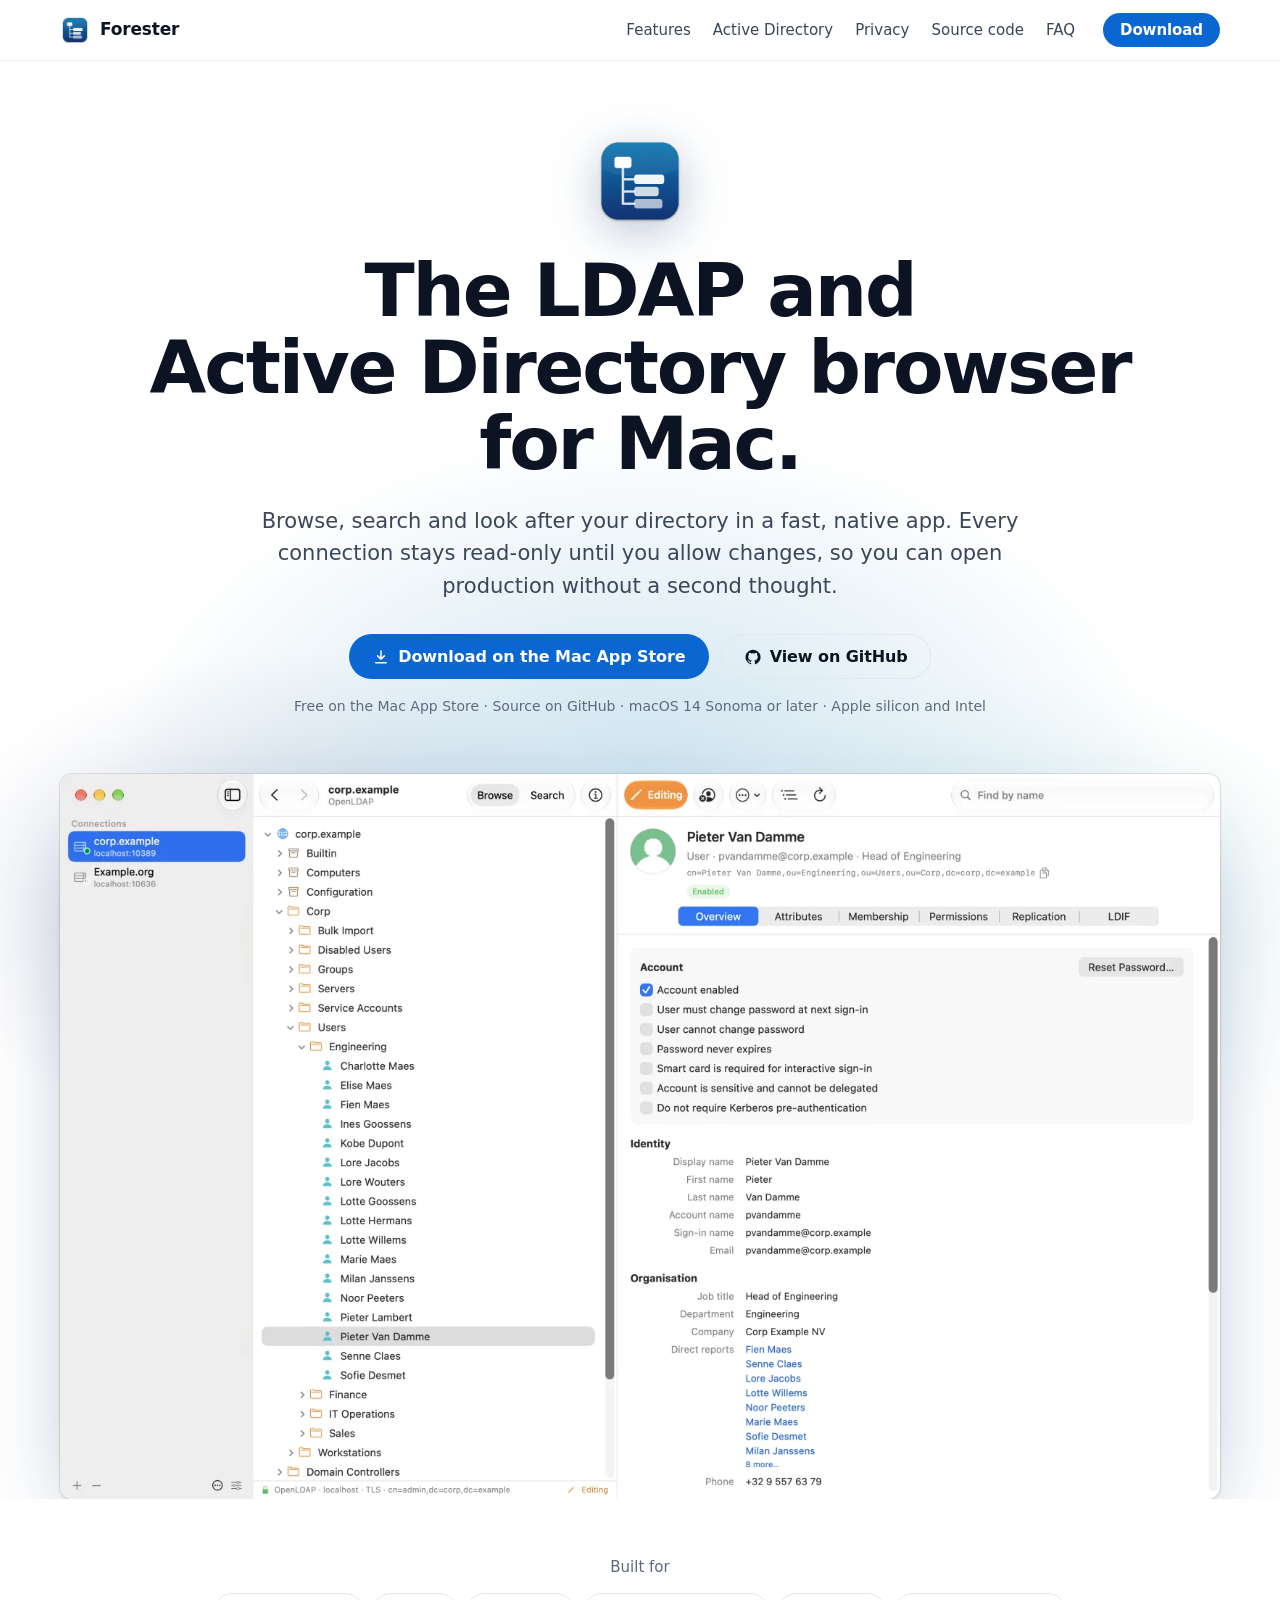
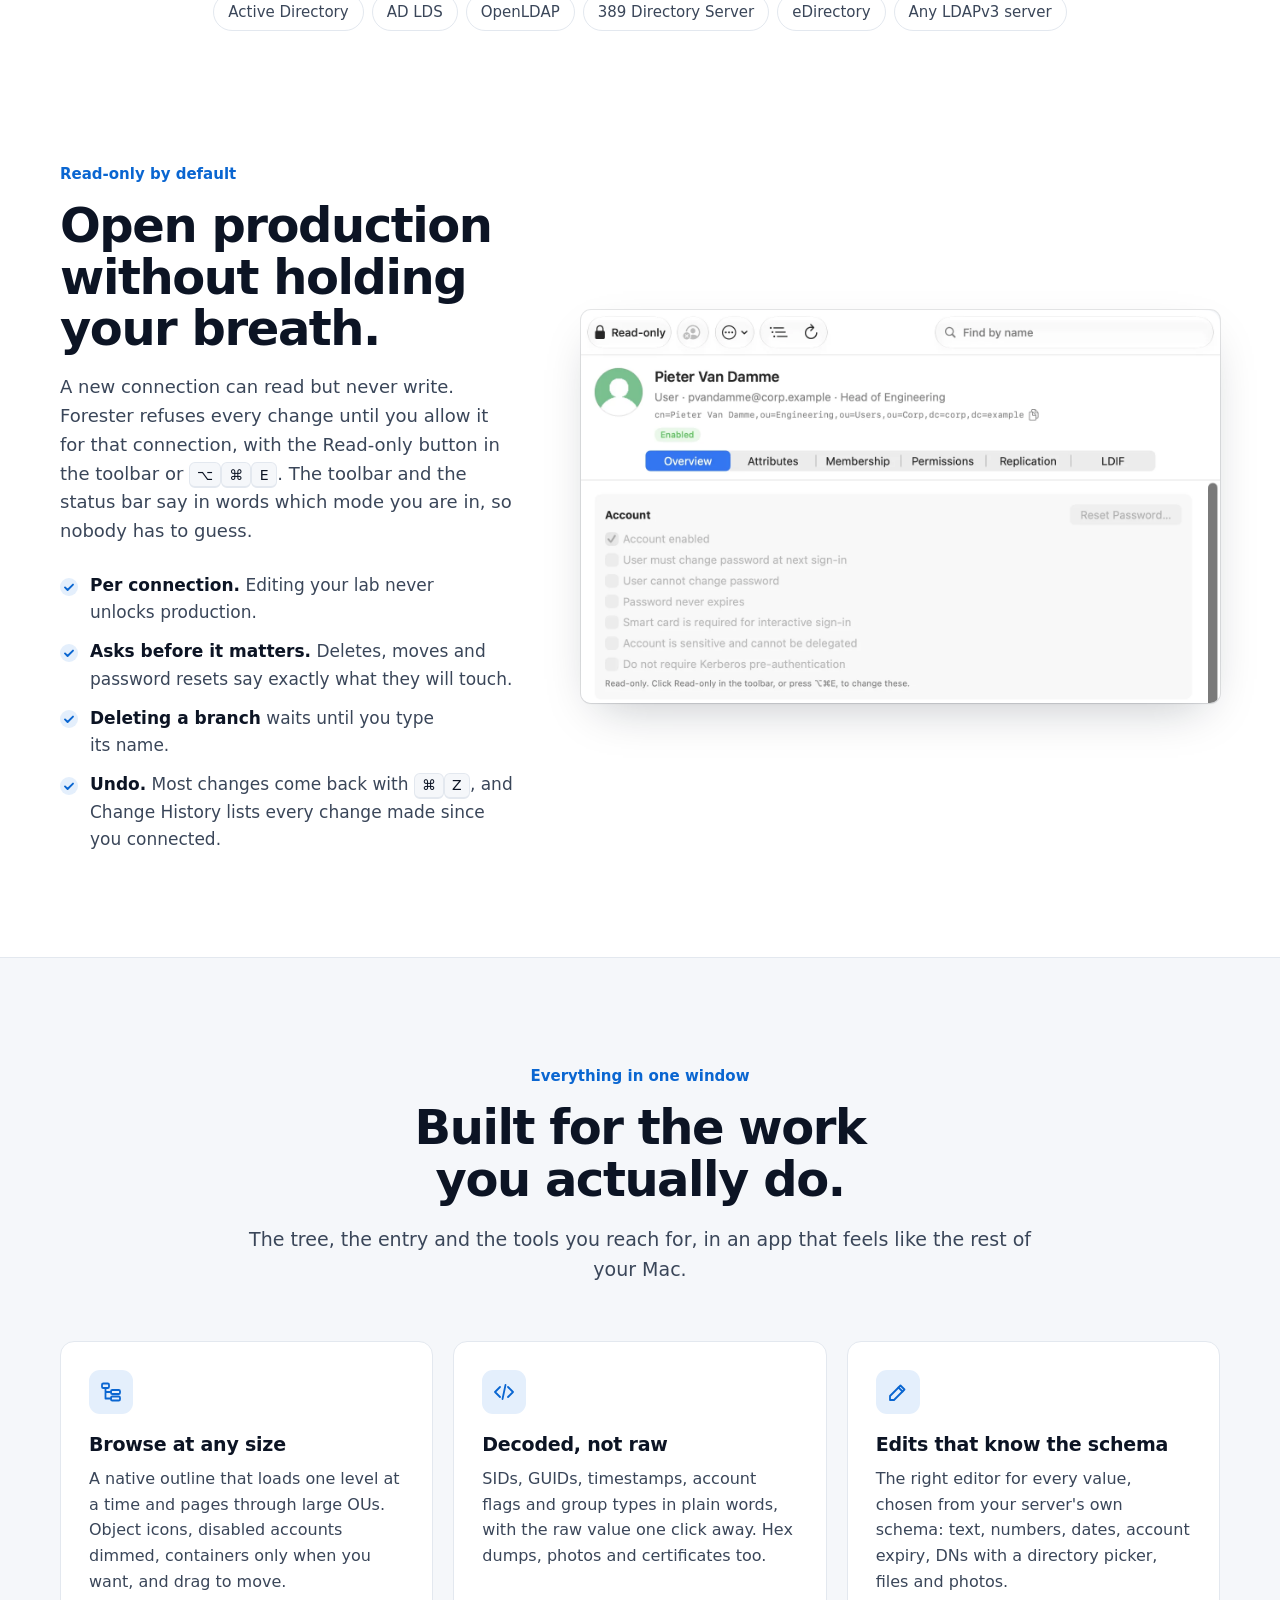
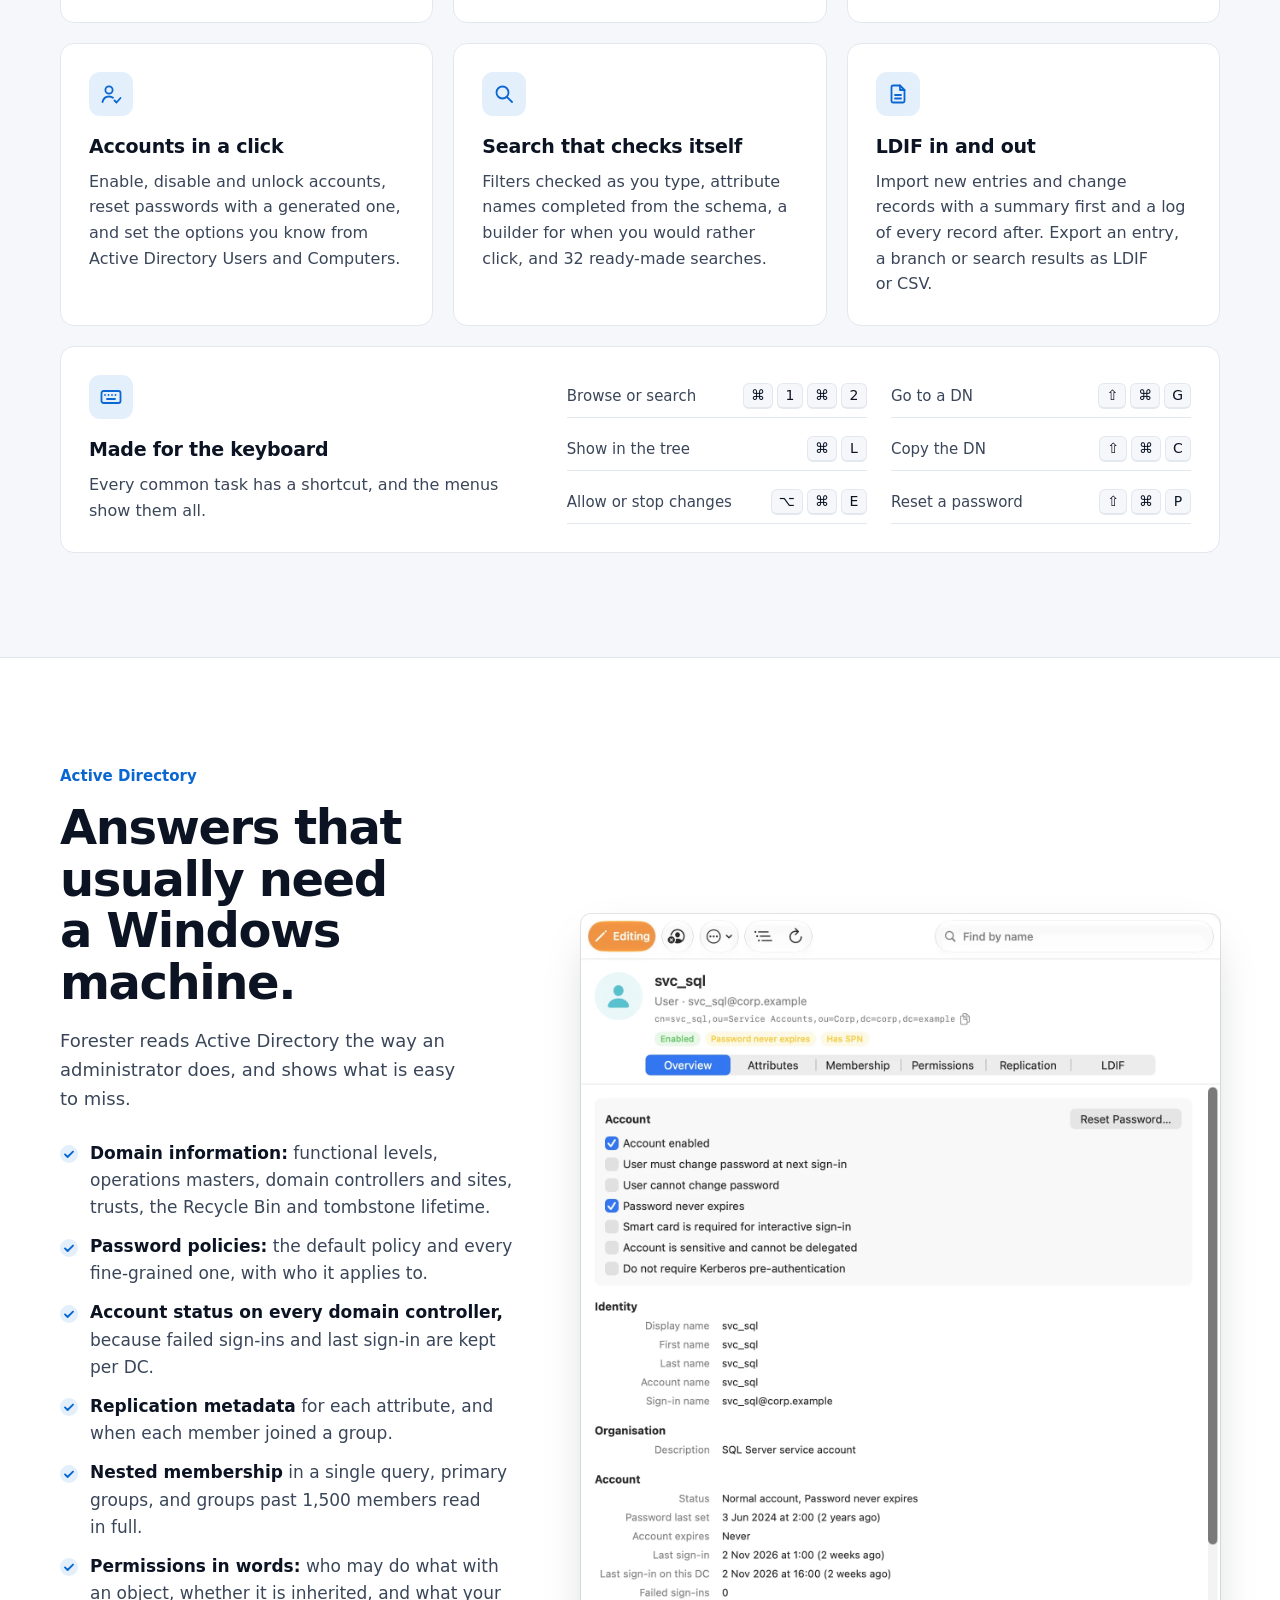
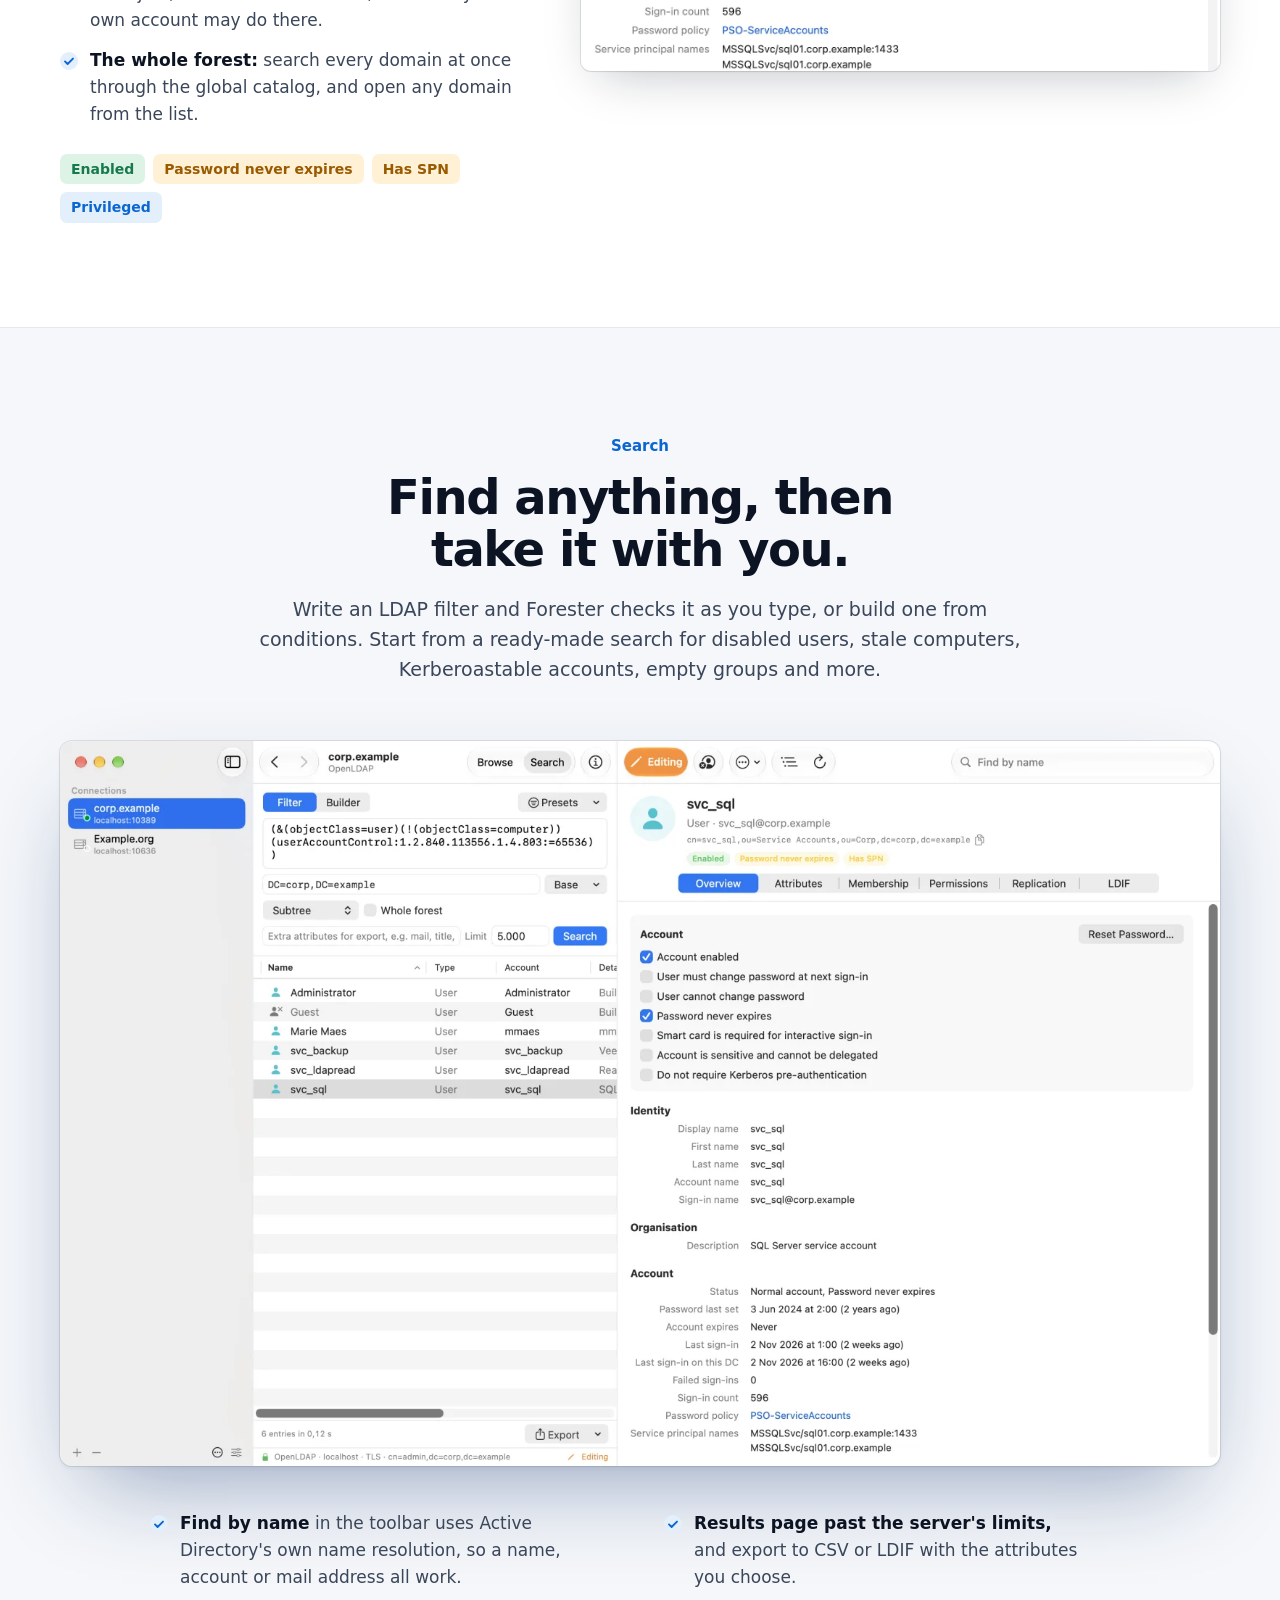
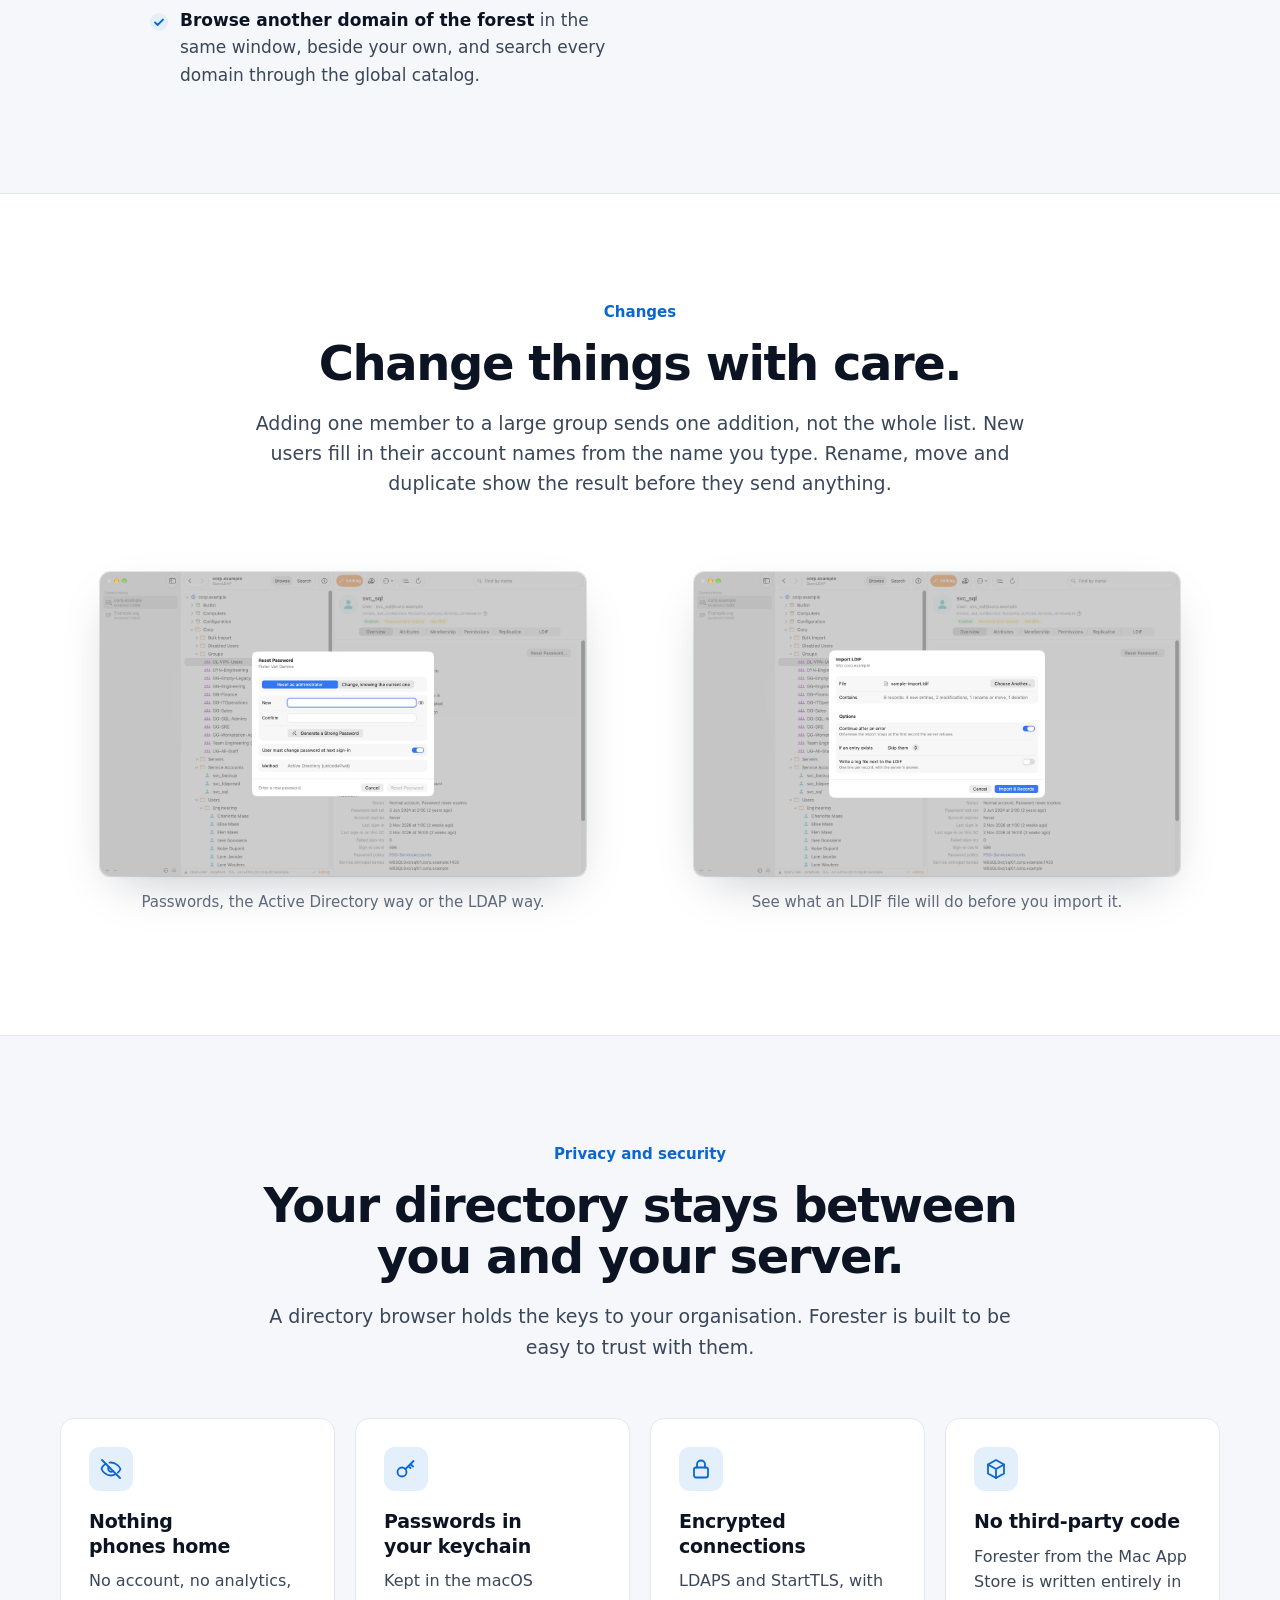
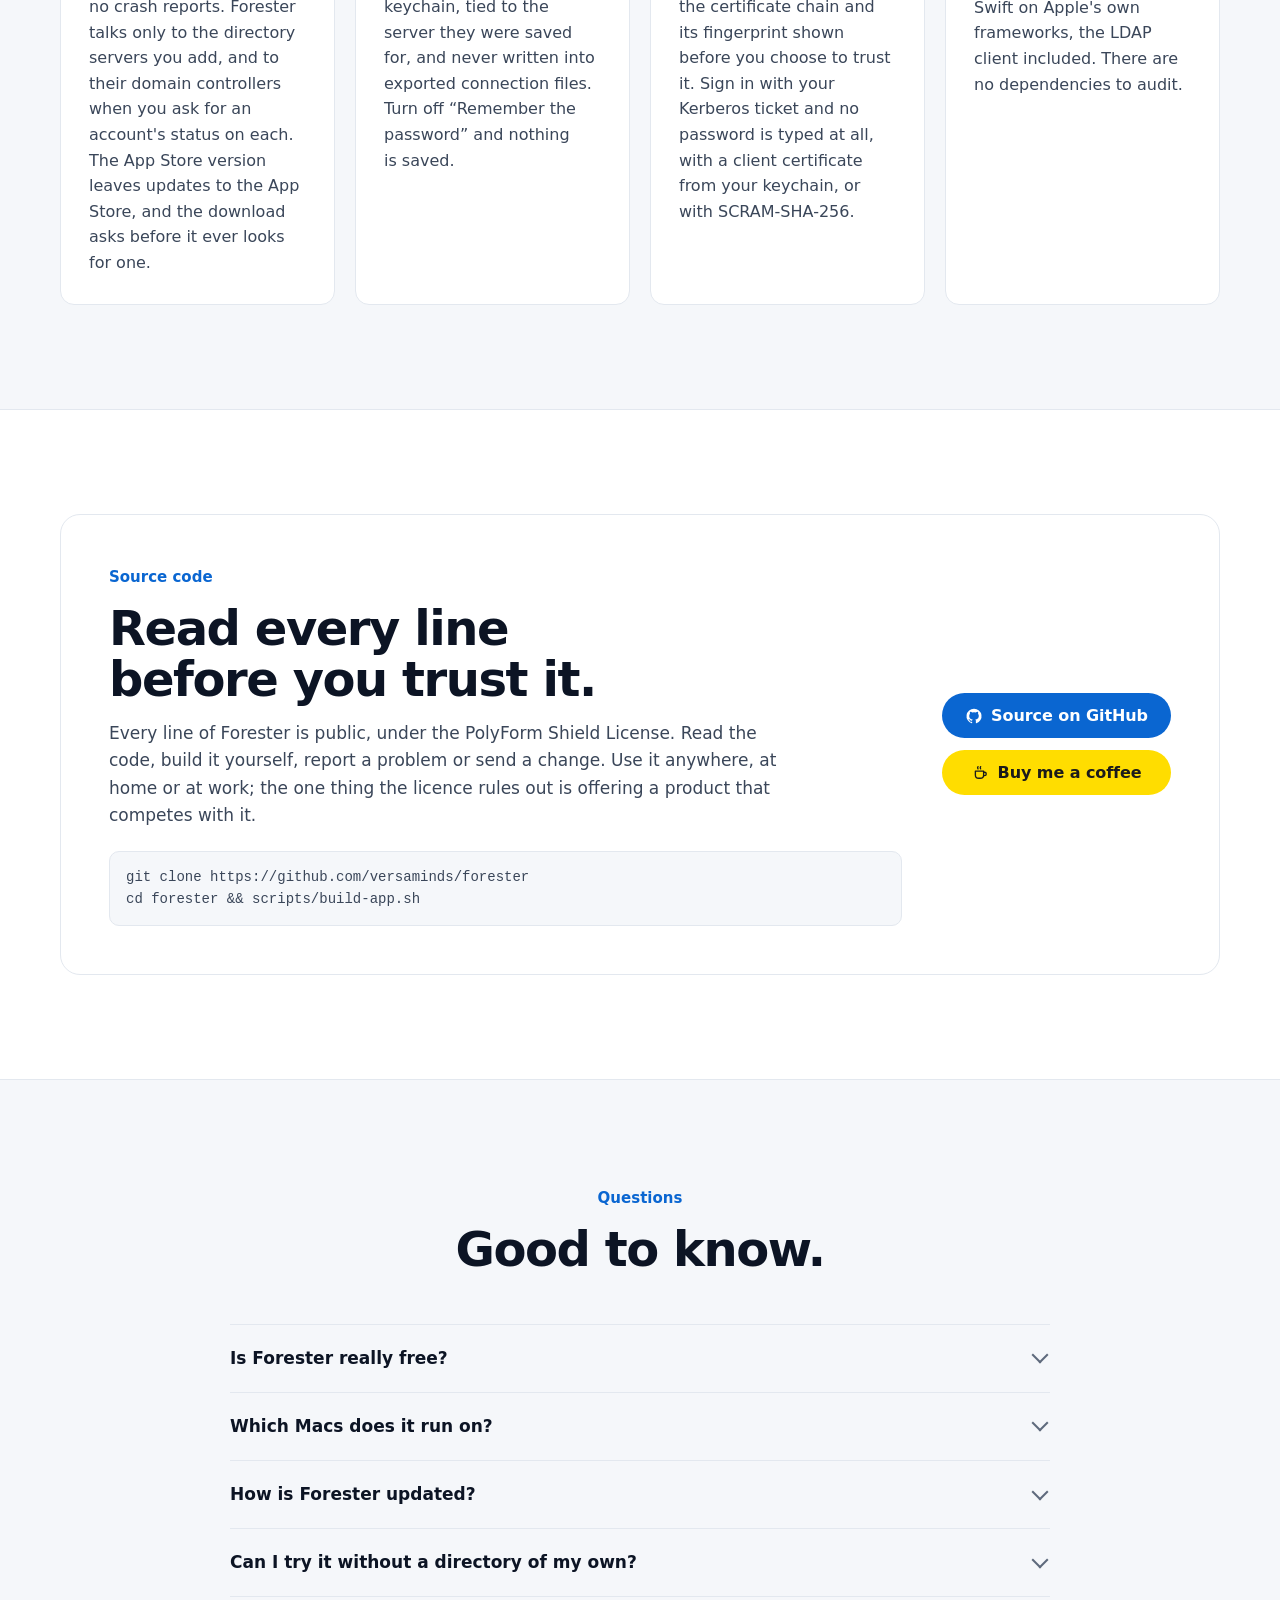
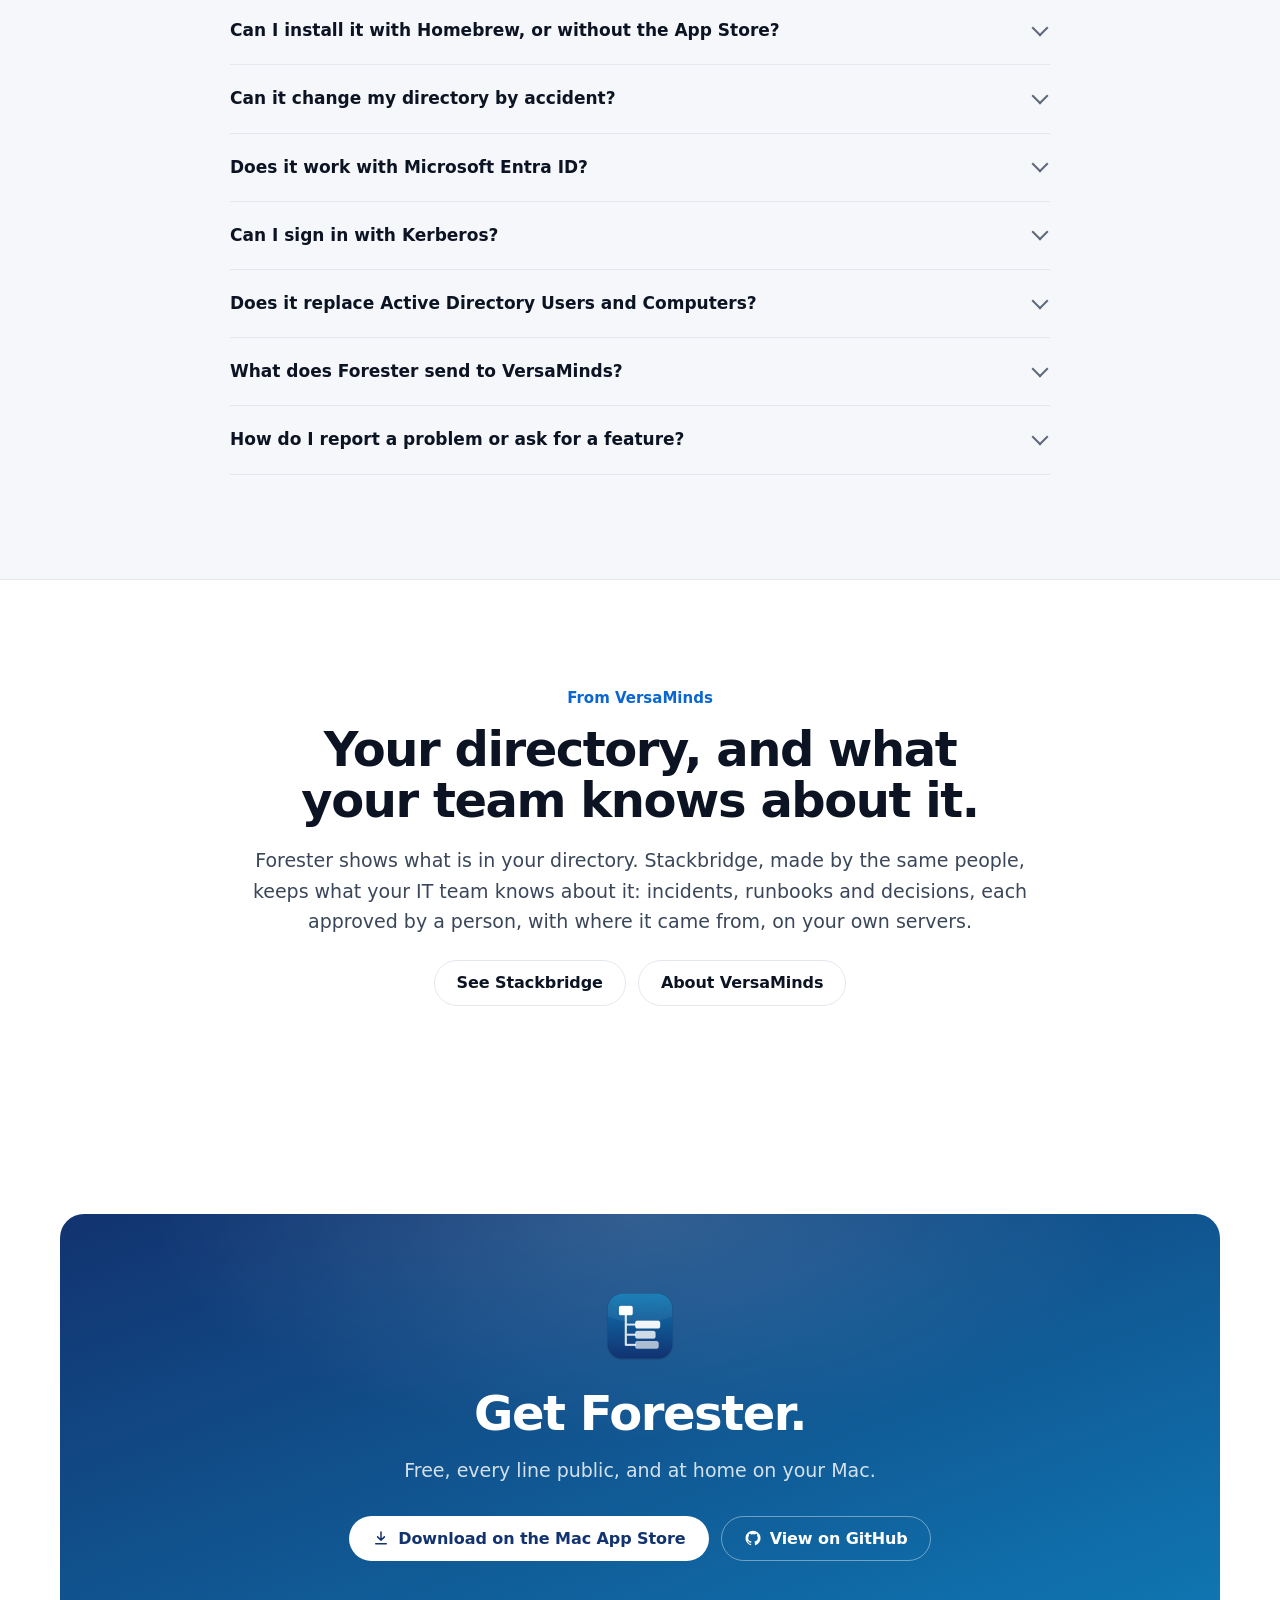
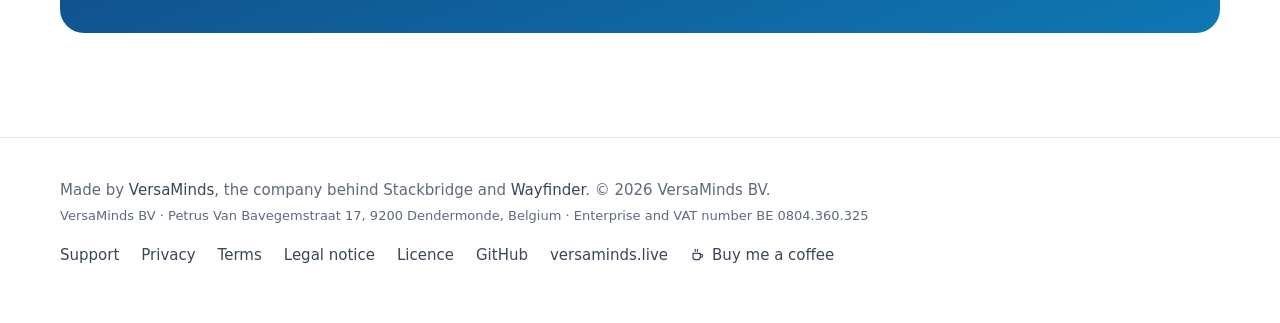
<file: site/index.html>
<!doctype html>
<!-- SPDX-License-Identifier: LicenseRef-PolyForm-Shield-1.0.0 · Copyright © 2026 VersaMinds -->
<html lang="en">
<head>
<meta charset="utf-8">
<meta name="viewport" content="width=device-width, initial-scale=1">
<title>Forester: the LDAP and Active Directory browser for Mac</title>
<meta name="description" content="Browse, search and administer Active Directory and LDAP directories in a native Mac app that stays read-only until you allow changes. Free, with its source code public, by VersaMinds.">
<meta name="theme-color" content="#ffffff" media="(prefers-color-scheme: light)">
<meta name="theme-color" content="#0a0e15" media="(prefers-color-scheme: dark)">
<link rel="canonical" href="https://forester.versaminds.live/">
<link rel="icon" type="image/png" sizes="64x64" href="img/favicon-64.png">
<link rel="apple-touch-icon" href="img/apple-touch-icon.png">
<meta property="og:type" content="website">
<meta property="og:site_name" content="Forester">
<meta property="og:title" content="Forester: the LDAP and Active Directory browser for Mac">
<meta property="og:description" content="Browse, search and administer your directory in a native Mac app. Read-only until you allow changes. Free, with its source code public.">
<meta property="og:url" content="https://forester.versaminds.live/">
<meta property="og:image" content="https://forester.versaminds.live/img/og.jpg">
<meta property="og:image:width" content="1200">
<meta property="og:image:height" content="630">
<meta name="twitter:card" content="summary_large_image">
<link rel="stylesheet" href="styles.css">
</head>
<body>
<a class="skip" href="#main">Skip to content</a>

<svg class="sprite" aria-hidden="true" focusable="false">
  <defs>
    <symbol id="i-download" viewBox="0 0 24 24"><path d="M12 4v11m0 0l-4.5-4.5M12 15l4.5-4.5M5 19.5h14" fill="none" stroke="currentColor" stroke-width="2" stroke-linecap="round" stroke-linejoin="round"/></symbol>
    <symbol id="i-github" viewBox="0 0 24 24"><path fill="currentColor" d="M12 2.2a10 10 0 00-3.16 19.49c.5.09.68-.22.68-.48v-1.7c-2.78.6-3.37-1.34-3.37-1.34-.45-1.16-1.11-1.47-1.11-1.47-.91-.62.07-.61.07-.61 1 .07 1.53 1.03 1.53 1.03.9 1.53 2.34 1.09 2.91.83.09-.65.35-1.09.63-1.34-2.22-.25-4.55-1.11-4.55-4.94 0-1.09.39-1.98 1.03-2.68-.1-.25-.45-1.27.1-2.64 0 0 .84-.27 2.75 1.02a9.5 9.5 0 015 0c1.91-1.29 2.75-1.02 2.75-1.02.55 1.37.2 2.39.1 2.64.64.7 1.03 1.59 1.03 2.68 0 3.84-2.34 4.69-4.57 4.93.36.31.68.92.68 1.86v2.76c0 .27.18.58.69.48A10 10 0 0012 2.2z"/></symbol>
    <symbol id="i-tree" viewBox="0 0 24 24"><g fill="none" stroke="currentColor" stroke-width="1.8" stroke-linecap="round" stroke-linejoin="round"><rect x="3" y="3.5" width="7" height="4.5" rx="1.3"/><rect x="12" y="10" width="9" height="4" rx="1.3"/><rect x="12" y="16.5" width="9" height="4" rx="1.3"/><path d="M6.5 8v10.5H12M6.5 12H12"/></g></symbol>
    <symbol id="i-decode" viewBox="0 0 24 24"><g fill="none" stroke="currentColor" stroke-width="1.8" stroke-linecap="round" stroke-linejoin="round"><path d="M8 7l-5 5 5 5M16 7l5 5-5 5"/><path d="M13.5 5l-3 14"/></g></symbol>
    <symbol id="i-edit" viewBox="0 0 24 24"><g fill="none" stroke="currentColor" stroke-width="1.8" stroke-linecap="round" stroke-linejoin="round"><path d="M14.5 5.5l4 4L8 20H4v-4L14.5 5.5z"/><path d="M12.5 7.5l4 4"/></g></symbol>
    <symbol id="i-person" viewBox="0 0 24 24"><g fill="none" stroke="currentColor" stroke-width="1.8" stroke-linecap="round" stroke-linejoin="round"><circle cx="10" cy="8" r="3.6"/><path d="M3.5 20c.8-3.6 3.4-5.5 6.5-5.5 1.5 0 2.9.4 4 1.3"/><path d="M15.5 18.5l2 2 4-4.5"/></g></symbol>
    <symbol id="i-search" viewBox="0 0 24 24"><g fill="none" stroke="currentColor" stroke-width="1.8" stroke-linecap="round" stroke-linejoin="round"><circle cx="10.5" cy="10.5" r="6"/><path d="M15 15l5 5"/></g></symbol>
    <symbol id="i-file" viewBox="0 0 24 24"><g fill="none" stroke="currentColor" stroke-width="1.8" stroke-linecap="round" stroke-linejoin="round"><path d="M14 3.5H7A1.5 1.5 0 005.5 5v14A1.5 1.5 0 007 20.5h10a1.5 1.5 0 001.5-1.5V8L14 3.5z"/><path d="M14 3.5V8h4.5M9 13h6M9 16.5h6"/></g></symbol>
    <symbol id="i-lock" viewBox="0 0 24 24"><g fill="none" stroke="currentColor" stroke-width="1.8" stroke-linecap="round" stroke-linejoin="round"><rect x="5" y="10.5" width="14" height="10" rx="2"/><path d="M8 10.5V7.5a4 4 0 018 0v3"/></g></symbol>
    <symbol id="i-key" viewBox="0 0 24 24"><g fill="none" stroke="currentColor" stroke-width="1.8" stroke-linecap="round" stroke-linejoin="round"><circle cx="8" cy="15" r="4.5"/><path d="M11.5 12l8-8M16.5 7l2.5 2.5M14.5 9l2 2"/></g></symbol>
    <symbol id="i-shield" viewBox="0 0 24 24"><g fill="none" stroke="currentColor" stroke-width="1.8" stroke-linecap="round" stroke-linejoin="round"><path d="M12 3l7.5 3v5.5c0 4.6-3.2 8.2-7.5 9.5-4.3-1.3-7.5-4.9-7.5-9.5V6L12 3z"/><path d="M9 12l2.2 2.2L15.5 10"/></g></symbol>
    <symbol id="i-eye-off" viewBox="0 0 24 24"><g fill="none" stroke="currentColor" stroke-width="1.8" stroke-linecap="round" stroke-linejoin="round"><path d="M3 3l18 18"/><path d="M10.6 5.6A10 10 0 0112 5.5c5 0 8.5 4.2 9.5 6.5-.4 1-1.3 2.4-2.6 3.7M6.6 6.7C4.6 8 3.1 10 2.5 12c1 2.3 4.5 6.5 9.5 6.5 1.7 0 3.2-.5 4.5-1.2"/><path d="M9.9 9.9a3 3 0 004.2 4.2"/></g></symbol>
    <symbol id="i-cube" viewBox="0 0 24 24"><g fill="none" stroke="currentColor" stroke-width="1.8" stroke-linecap="round" stroke-linejoin="round"><path d="M12 3l8 4.5v9L12 21l-8-4.5v-9L12 3z"/><path d="M4 7.5l8 4.5 8-4.5M12 12v9"/></g></symbol>
    <symbol id="i-coffee" viewBox="0 0 24 24"><g fill="none" stroke="currentColor" stroke-width="1.8" stroke-linecap="round" stroke-linejoin="round"><path d="M4.5 9.5h11v5a4.5 4.5 0 01-4.5 4.5h-2a4.5 4.5 0 01-4.5-4.5v-5z"/><path d="M15.5 11h1.25a2.25 2.25 0 010 4.5H15.5"/><path d="M8 3.5c-.7.9-.7 2 0 3M11.5 3.5c-.7.9-.7 2 0 3"/></g></symbol>
    <symbol id="i-keyboard" viewBox="0 0 24 24"><g fill="none" stroke="currentColor" stroke-width="1.8" stroke-linecap="round" stroke-linejoin="round"><rect x="2.5" y="6" width="19" height="12" rx="2"/><path d="M6 10h.01M9.5 10h.01M13 10h.01M16.5 10h.01M8 14h8"/></g></symbol>
  </defs>
</svg>

<header class="site-header">
  <div class="wrap">
    <a class="brand" href="#top" aria-label="Forester home"><img src="img/icon-64.png" alt="" width="30" height="30">Forester</a>
    <nav class="nav" aria-label="Sections">
      <a href="#features">Features</a>
      <a href="#active-directory">Active Directory</a>
      <a href="#privacy">Privacy</a>
      <a href="#source-code">Source code</a>
      <a href="#faq">FAQ</a>
    </nav>
    <a class="btn btn-primary" href="/app-store">Download</a>
  </div>
</header>

<main id="main">

<div class="hero" id="top">
  <div class="wrap">
    <img class="hero-icon" src="img/icon-256.png" alt="" width="96" height="96">
    <h1>The LDAP and <span class="nowrap">Active Directory</span> browser for Mac.</h1>
    <p class="lede">Browse, search and look after your directory in a fast, native app. Every connection stays read-only until you allow changes, so you can open production without a second thought.</p>
    <div class="actions">
      <a class="btn btn-primary" href="/app-store"><svg aria-hidden="true"><use href="#i-download"/></svg>Download on the Mac App Store</a>
      <a class="btn btn-secondary" href="https://github.com/versaminds/forester"><svg aria-hidden="true"><use href="#i-github"/></svg>View on GitHub</a>
    </div>
    <p class="meta">Free on the Mac App Store · Source on GitHub · macOS 14 Sonoma or later · Apple silicon and Intel</p>
    <figure class="shot hero-shot">
      <picture>
        <source media="(prefers-color-scheme: dark)" srcset="img/overview-dark-1600.webp?v=34e7886e39 1600w, img/overview-dark-2880.webp?v=c15f27947a 2880w" sizes="(min-width: 1208px) 1160px, calc(100vw - 32px)">
        <img src="img/overview-light-1600.webp?v=f8bb099077" srcset="img/overview-light-1600.webp?v=f8bb099077 1600w, img/overview-light-2880.webp?v=2db4652352 2880w" sizes="(min-width: 1208px) 1160px, calc(100vw - 32px)" width="1440" height="900" fetchpriority="high"
             alt="Forester's main window: connections in the sidebar, the directory tree of corp.example in the middle, and the user Pieter Van Damme on the right with his account options, identity and direct reports.">
      </picture>
    </figure>
  </div>
</div>

<div class="works">
  <div class="wrap">
    <p>Built for</p>
    <ul class="chips">
      <li>Active Directory</li>
      <li>AD LDS</li>
      <li>OpenLDAP</li>
      <li>389 Directory Server</li>
      <li>eDirectory</li>
      <li>Any LDAPv3 server</li>
    </ul>
  </div>
</div>

<section id="safe">
  <div class="wrap split">
    <div class="text">
      <span class="label">Read-only by default</span>
      <h2>Open production without holding your breath.</h2>
      <p>A new connection can read but never write. Forester refuses every change until you allow it for that connection, with the Read-only button in the toolbar or <kbd>⌥</kbd><kbd>⌘</kbd><kbd>E</kbd>. The toolbar and the status bar say in words which mode you are in, so nobody has to guess.</p>
      <ul class="ticks">
        <li><strong>Per connection.</strong> Editing your lab never unlocks production.</li>
        <li><strong>Asks before it matters.</strong> Deletes, moves and password resets say exactly what they will touch.</li>
        <li><strong>Deleting a branch</strong> waits until you type its name.</li>
        <li><strong>Undo.</strong> Most changes come back with <kbd>⌘</kbd><kbd>Z</kbd>, and Change History lists every change made since you connected.</li>
      </ul>
    </div>
    <figure class="shot small">
      <picture>
        <source media="(prefers-color-scheme: dark)" srcset="img/read-only-dark.webp?v=a25705d02f">
        <img src="img/read-only-light.webp?v=1b4a5d5fd4" width="748" height="460" loading="lazy"
             alt="The Read-only button in Forester's toolbar, with the account options greyed out and the note: Read-only. Click Read-only in the toolbar, or press Option Command E, to change these.">
      </picture>
    </figure>
  </div>
</section>

<section id="features" class="soft">
  <div class="wrap">
    <div class="section-head center">
      <span class="label">Everything in one window</span>
      <h2>Built for the work you actually do.</h2>
      <p>The tree, the entry and the tools you reach for, in an app that feels like the rest of your Mac.</p>
    </div>
    <div class="grid">
      <div class="card">
        <div class="icon"><svg aria-hidden="true"><use href="#i-tree"/></svg></div>
        <h3>Browse at any size</h3>
        <p>A native outline that loads one level at a time and pages through large OUs. Object icons, disabled accounts dimmed, containers only when you want, and drag to move.</p>
      </div>
      <div class="card">
        <div class="icon"><svg aria-hidden="true"><use href="#i-decode"/></svg></div>
        <h3>Decoded, not raw</h3>
        <p>SIDs, GUIDs, timestamps, account flags and group types in plain words, with the raw value one click away. Hex dumps, photos and certificates too.</p>
      </div>
      <div class="card">
        <div class="icon"><svg aria-hidden="true"><use href="#i-edit"/></svg></div>
        <h3>Edits that know the schema</h3>
        <p>The right editor for every value, chosen from your server's own schema: text, numbers, dates, account expiry, DNs with a directory picker, files and photos.</p>
      </div>
      <div class="card">
        <div class="icon"><svg aria-hidden="true"><use href="#i-person"/></svg></div>
        <h3>Accounts in a click</h3>
        <p>Enable, disable and unlock accounts, reset passwords with a generated one, and set the options you know from Active Directory Users and Computers.</p>
      </div>
      <div class="card">
        <div class="icon"><svg aria-hidden="true"><use href="#i-search"/></svg></div>
        <h3>Search that checks itself</h3>
        <p>Filters checked as you type, attribute names completed from the schema, a builder for when you would rather click, and 32 ready-made searches.</p>
      </div>
      <div class="card">
        <div class="icon"><svg aria-hidden="true"><use href="#i-file"/></svg></div>
        <h3>LDIF in and out</h3>
        <p>Import new entries and change records with a summary first and a log of every record after. Export an entry, a branch or search results as LDIF or CSV.</p>
      </div>
      <div class="card wide">
        <div>
          <div class="icon"><svg aria-hidden="true"><use href="#i-keyboard"/></svg></div>
          <h3>Made for the keyboard</h3>
          <p>Every common task has a shortcut, and the menus show them all.</p>
        </div>
        <dl class="keys">
          <div><dt>Browse or search</dt><dd><kbd>⌘</kbd><kbd>1</kbd><kbd>⌘</kbd><kbd>2</kbd></dd></div>
          <div><dt>Go to a DN</dt><dd><kbd>⇧</kbd><kbd>⌘</kbd><kbd>G</kbd></dd></div>
          <div><dt>Show in the tree</dt><dd><kbd>⌘</kbd><kbd>L</kbd></dd></div>
          <div><dt>Copy the DN</dt><dd><kbd>⇧</kbd><kbd>⌘</kbd><kbd>C</kbd></dd></div>
          <div><dt>Allow or stop changes</dt><dd><kbd>⌥</kbd><kbd>⌘</kbd><kbd>E</kbd></dd></div>
          <div><dt>Reset a password</dt><dd><kbd>⇧</kbd><kbd>⌘</kbd><kbd>P</kbd></dd></div>
        </dl>
      </div>
    </div>
  </div>
</section>

<section id="active-directory">
  <div class="wrap split">
    <div class="text">
      <span class="label">Active Directory</span>
      <h2>Answers that usually need a Windows machine.</h2>
      <p>Forester reads Active Directory the way an administrator does, and shows what is easy to miss.</p>
      <ul class="ticks">
        <li><strong>Domain information:</strong> functional levels, operations masters, domain controllers and sites, trusts, the Recycle Bin and tombstone lifetime.</li>
        <li><strong>Password policies:</strong> the default policy and every fine-grained one, with who it applies to.</li>
        <li><strong>Account status on every domain controller,</strong> because failed sign-ins and last sign-in are kept per DC.</li>
        <li><strong>Replication metadata</strong> for each attribute, and when each member joined a group.</li>
        <li><strong>Nested membership</strong> in a single query, primary groups, and groups past 1,500 members read in full.</li>
        <li><strong>Permissions in words:</strong> who may do what with an object, whether it is inherited, and what your own account may do there.</li>
        <li><strong>The whole forest:</strong> search every domain at once through the global catalog, and open any domain from the list.</li>
      </ul>
      <div class="badges" aria-label="Examples of account badges">
        <span class="badge green">Enabled</span>
        <span class="badge amber">Password never expires</span>
        <span class="badge amber">Has SPN</span>
        <span class="badge blue">Privileged</span>
      </div>
    </div>
    <figure class="shot small">
      <picture>
        <source media="(prefers-color-scheme: dark)" srcset="img/service-account-dark.webp?v=a6bf2e9fde">
        <img src="img/service-account-light.webp?v=9acae22ef0" width="748" height="885" loading="lazy"
             alt="The service account svc_sql in Forester, marked Password never expires and Has SPN, with its account options, last sign-in on this domain controller, password policy PSO-ServiceAccounts and service principal names.">
      </picture>
    </figure>
  </div>
</section>

<section class="soft">
  <div class="wrap">
    <div class="section-head center">
      <span class="label">Search</span>
      <h2>Find anything, then take it with you.</h2>
      <p>Write an LDAP filter and Forester checks it as you type, or build one from conditions. Start from a ready-made search for disabled users, stale computers, Kerberoastable accounts, empty groups and more.</p>
    </div>
    <figure class="shot wide-shot">
      <picture>
        <source media="(prefers-color-scheme: dark)" srcset="img/search-dark-1600.webp?v=5479eed3ae 1600w, img/search-dark-2880.webp?v=f7129908df 2880w" sizes="(min-width: 1208px) 1160px, calc(100vw - 32px)">
        <img src="img/search-light-1600.webp?v=919758419e" srcset="img/search-light-1600.webp?v=919758419e 1600w, img/search-light-2880.webp?v=7ecdb32d44 2880w" sizes="(min-width: 1208px) 1160px, calc(100vw - 32px)" width="1440" height="900" loading="lazy"
             alt="Forester's search: the Password never expires preset, six matching accounts, and the selected account svc_sql with its account options.">
      </picture>
    </figure>
    <ul class="ticks columns">
      <li><strong>Find by name</strong> in the toolbar uses Active Directory's own name resolution, so a name, account or mail address all work.</li>
      <li><strong>Results page past the server's limits,</strong> and export to CSV or LDIF with the attributes you choose.</li>
      <li><strong>Browse another domain of the forest</strong> in the same window, beside your own, and search every domain through the global catalog.</li>
    </ul>
  </div>
</section>

<section>
  <div class="wrap">
    <div class="section-head center">
      <span class="label">Changes</span>
      <h2>Change things with care.</h2>
      <p>Adding one member to a large group sends one addition, not the whole list. New users fill in their account names from the name you type. Rename, move and duplicate show the result before they send anything.</p>
    </div>
    <div class="pair">
      <figure>
        <div class="shot small">
          <picture>
            <source media="(prefers-color-scheme: dark)" srcset="img/password-dark.webp?v=cf1f64b727">
            <img src="img/password-light.webp?v=2f5784816d" width="540" height="413" loading="lazy"
                 alt="The Reset Password sheet, with a button to generate a strong password and the option that the user must change it at next sign-in.">
          </picture>
        </div>
        <figcaption>Passwords, the Active Directory way or the LDAP way.</figcaption>
      </figure>
      <figure>
        <div class="shot small">
          <picture>
            <source media="(prefers-color-scheme: dark)" srcset="img/import-dark.webp?v=27490d0521">
            <img src="img/import-light.webp?v=c50af430e6" width="640" height="424" loading="lazy"
                 alt="The Import LDIF sheet, summarising a file of eight records: four new entries, two modifications, one rename or move and one deletion.">
          </picture>
        </div>
        <figcaption>See what an LDIF file will do before you import it.</figcaption>
      </figure>
    </div>
  </div>
</section>

<section id="privacy" class="soft">
  <div class="wrap">
    <div class="section-head center">
      <span class="label">Privacy and security</span>
      <h2>Your directory stays between you and your server.</h2>
      <p>A directory browser holds the keys to your organisation. Forester is built to be easy to trust with them.</p>
    </div>
    <div class="privacy-grid">
      <div class="card">
        <div class="icon"><svg aria-hidden="true"><use href="#i-eye-off"/></svg></div>
        <h3>Nothing phones home</h3>
        <p>No account, no analytics, no crash reports. Forester talks only to the directory servers you add, and to their domain controllers when you ask for an account's status on each. The App Store version leaves updates to the App Store, and the download asks before it ever looks for one.</p>
      </div>
      <div class="card">
        <div class="icon"><svg aria-hidden="true"><use href="#i-key"/></svg></div>
        <h3>Passwords in your keychain</h3>
        <p>Kept in the macOS keychain, tied to the server they were saved for, and never written into exported connection files. Turn off “Remember the password” and nothing is saved.</p>
      </div>
      <div class="card">
        <div class="icon"><svg aria-hidden="true"><use href="#i-lock"/></svg></div>
        <h3>Encrypted connections</h3>
        <p>LDAPS and StartTLS, with the certificate chain and its fingerprint shown before you choose to trust it. Sign in with your Kerberos ticket and no password is typed at all, with a client certificate from your keychain, or with SCRAM-SHA-256.</p>
      </div>
      <div class="card">
        <div class="icon"><svg aria-hidden="true"><use href="#i-cube"/></svg></div>
        <h3>No third-party code</h3>
        <p>Forester from the Mac App Store is written entirely in Swift on Apple's own frameworks, the LDAP client included. There are no dependencies to audit.</p>
      </div>
    </div>
  </div>
</section>

<section id="source-code">
  <div class="wrap">
    <div class="oss">
      <div>
        <span class="label">Source code</span>
        <h2>Read every line before you trust it.</h2>
        <p>Every line of Forester is public, under the PolyForm Shield License. Read the code, build it yourself, report a problem or send a change. Use it anywhere, at home or at work; the one thing the licence rules out is offering a product that competes with it.</p>
        <div class="code" aria-label="Build Forester from source">git clone https://github.com/versaminds/forester
cd forester &amp;&amp; scripts/build-app.sh</div>
      </div>
      <div class="actions oss-actions">
        <a class="btn btn-primary" href="https://github.com/versaminds/forester"><svg aria-hidden="true"><use href="#i-github"/></svg>Source on GitHub</a>
        <a class="btn btn-coffee" href="https://buymeacoffee.com/lennertmertens"><svg aria-hidden="true"><use href="#i-coffee"/></svg>Buy me a coffee</a>
      </div>
    </div>
  </div>
</section>

<section id="faq" class="soft">
  <div class="wrap">
    <div class="section-head center">
      <span class="label">Questions</span>
      <h2>Good to know.</h2>
    </div>
    <div class="faq">
      <details>
        <summary>Is Forester really free?</summary>
        <p>Yes. It is free to download and free to use, at home and at work. There is no paid tier and no account to create. If it saves you time, you can <a href="https://buymeacoffee.com/lennertmertens">buy me a coffee</a>.</p>
      </details>
      <details>
        <summary>Which Macs does it run on?</summary>
        <p>Any Mac with macOS 14 Sonoma or later, with Apple silicon or an Intel processor.</p>
      </details>
      <details>
        <summary>How is Forester updated?</summary>
        <p>From the Mac App Store, like your other apps: turn on automatic updates in the App Store's settings and each new version arrives by itself. The download from GitHub updates itself once you allow it, and with Homebrew <code>brew upgrade</code> works too.</p>
      </details>
      <details>
        <summary>Can I try it without a directory of my own?</summary>
        <p>Yes. Choose Try a Sample Directory in the empty window or the Help menu. Forester opens a public, read-only test directory that Forum Systems runs, without signing in, so you can look around before you point it at your own.</p>
      </details>
      <details>
        <summary>Can I install it with Homebrew, or without the App Store?</summary>
        <p>Yes. The same app is a signed, notarized download on <a href="https://github.com/versaminds/forester/releases/latest">GitHub</a>, which updates itself. With Homebrew, trust VersaMinds' tap once with <code>brew trust versaminds/tap</code>, then run <code>brew install --cask versaminds/tap/forester</code>.</p>
      </details>
      <details>
        <summary>Can it change my directory by accident?</summary>
        <p>No. A new connection is read-only, and Forester refuses every change until you allow changes for that connection. You can make it read-only again at any time.</p>
      </details>
      <details>
        <summary>Does it work with Microsoft Entra ID?</summary>
        <p>Microsoft Entra ID (formerly Azure Active Directory) has no LDAP interface, so there is nothing for an LDAP browser to connect to. Forester works with on-premises Active Directory and with any directory that speaks LDAP or LDAPS.</p>
      </details>
      <details>
        <summary>Can I sign in with Kerberos?</summary>
        <p>Yes. Forester signs in with the Kerberos ticket your Mac already has, from Ticket Viewer, kinit or your organisation's single sign-on, so no password is typed or kept. Over LDAPS or StartTLS the sign-in is bound to that connection; over plain LDAP Kerberos itself encrypts and signs everything sent after it. A client certificate from your keychain, SCRAM-SHA-256, a name and password, or an anonymous connection work too.</p>
      </details>
      <details>
        <summary>Does it replace Active Directory Users and Computers?</summary>
        <p>For most of what people use it for on a Mac, yes: finding, reading and changing users, groups and computers, passwords and account options. It shows permissions in words and edits them: add, change or remove an access rule, or change the owner, and Edit › Undo takes it back. It does not edit Group Policy.</p>
      </details>
      <details>
        <summary>What does Forester send to VersaMinds?</summary>
        <p>Nothing. There are no analytics, no crash reports and no account. The <a href="privacy.html">privacy policy</a> has the details.</p>
      </details>
      <details>
        <summary>How do I report a problem or ask for a feature?</summary>
        <p>The <a href="support.html">support page</a> says how: by email, or as an issue on GitHub. Please leave out names, addresses and anything else from your directory that others should not see.</p>
      </details>
    </div>
  </div>
</section>

<section id="versaminds">
  <div class="wrap">
    <div class="section-head center">
      <span class="label">From VersaMinds</span>
      <h2>Your directory, and what your team knows about it.</h2>
      <p>Forester shows what is in your directory. Stackbridge, made by the same people, keeps what your IT team knows about it: incidents, runbooks and decisions, each approved by a person, with where it came from, on your own servers.</p>
      <div class="actions">
        <a class="btn btn-secondary" href="https://stackbridge.io">See Stackbridge</a>
        <a class="btn btn-secondary" href="https://www.versaminds.live">About VersaMinds</a>
      </div>
    </div>
  </div>
</section>

<section class="closing">
  <div class="wrap">
    <div class="band">
      <img src="img/icon-256.png" alt="" width="80" height="80">
      <h2>Get Forester.</h2>
      <p>Free, every line public, and at home on your Mac.</p>
      <div class="actions">
        <a class="btn btn-primary" href="/app-store"><svg aria-hidden="true"><use href="#i-download"/></svg>Download on the Mac App Store</a>
        <a class="btn btn-secondary" href="https://github.com/versaminds/forester"><svg aria-hidden="true"><use href="#i-github"/></svg>View on GitHub</a>
      </div>
    </div>
  </div>
</section>

</main>

<footer class="site-footer">
  <div class="wrap">
    <div class="maker"><p>Made by <a href="https://www.versaminds.live">VersaMinds</a>, the company behind Stackbridge and <a href="https://wayfinder.versaminds.live">Wayfinder</a>. © 2026 VersaMinds BV.</p>
      <p class="legal">VersaMinds BV · Petrus Van Bavegemstraat 17, 9200 Dendermonde, Belgium · Enterprise and VAT number BE 0804.360.325</p></div>
    <nav aria-label="Footer">
      <a href="support.html">Support</a>
      <a href="privacy.html">Privacy</a>
      <a href="terms.html">Terms</a>
      <a href="legal.html">Legal notice</a>
      <a href="https://polyformproject.org/licenses/shield/1.0.0">Licence</a>
      <a href="https://github.com/versaminds/forester">GitHub</a>
      <a href="https://www.versaminds.live">versaminds.live</a>
      <a class="coffee-link" href="https://buymeacoffee.com/lennertmertens"><svg aria-hidden="true"><use href="#i-coffee"/></svg>Buy me a coffee</a>
    </nav>
  </div>
</footer>
</body>
</html>
</file>
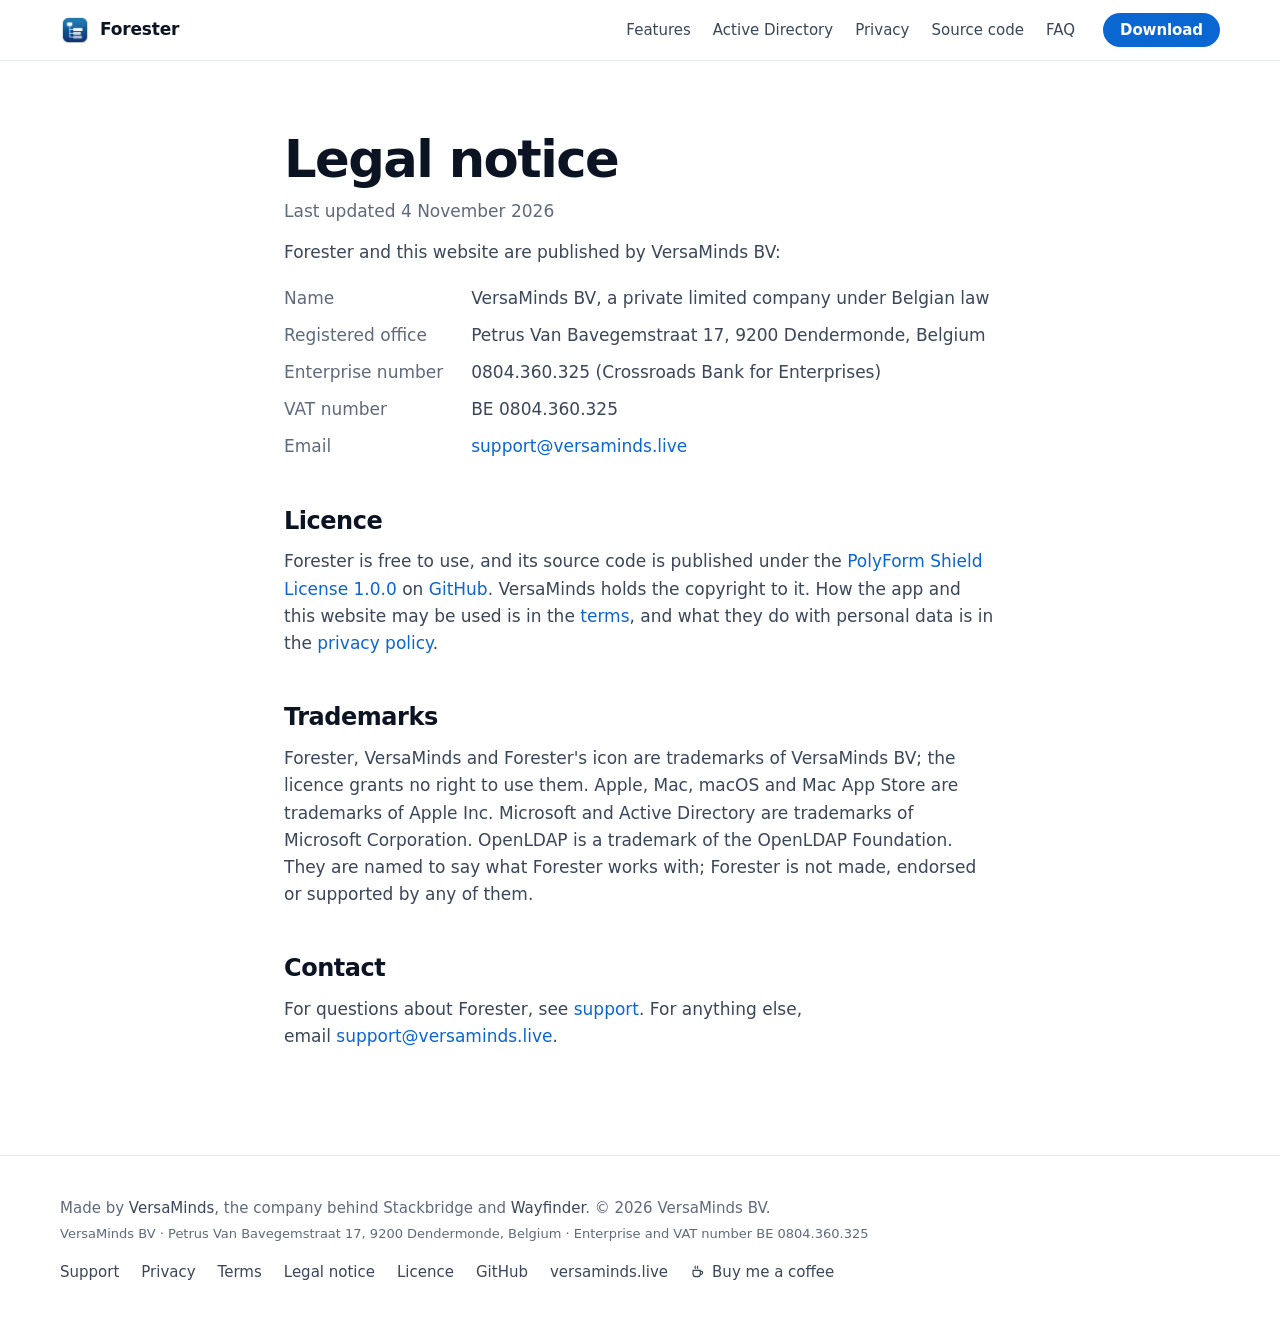
<file: site/legal.html>
<!doctype html>
<!-- SPDX-License-Identifier: LicenseRef-PolyForm-Shield-1.0.0 · Copyright © 2026 VersaMinds -->
<html lang="en">
<head>
<meta charset="utf-8">
<meta name="viewport" content="width=device-width, initial-scale=1">
<title>Legal notice · Forester</title>
<meta name="description" content="Who publishes Forester and this website: VersaMinds BV, Dendermonde, Belgium.">
<meta name="theme-color" content="#ffffff" media="(prefers-color-scheme: light)">
<meta name="theme-color" content="#0a0e15" media="(prefers-color-scheme: dark)">
<link rel="canonical" href="https://forester.versaminds.live/legal.html">
<link rel="icon" type="image/png" sizes="64x64" href="img/favicon-64.png">
<link rel="apple-touch-icon" href="img/apple-touch-icon.png">
<link rel="stylesheet" href="styles.css">
</head>
<body>
<a class="skip" href="#main">Skip to content</a>

<svg class="sprite" aria-hidden="true" focusable="false">
  <defs>
    <symbol id="i-coffee" viewBox="0 0 24 24"><g fill="none" stroke="currentColor" stroke-width="1.8" stroke-linecap="round" stroke-linejoin="round"><path d="M4.5 9.5h11v5a4.5 4.5 0 01-4.5 4.5h-2a4.5 4.5 0 01-4.5-4.5v-5z"/><path d="M15.5 11h1.25a2.25 2.25 0 010 4.5H15.5"/><path d="M8 3.5c-.7.9-.7 2 0 3M11.5 3.5c-.7.9-.7 2 0 3"/></g></symbol>
  </defs>
</svg>

<header class="site-header">
  <div class="wrap">
    <a class="brand" href="index.html"><img src="img/icon-64.png" alt="" width="30" height="30">Forester</a>
    <nav class="nav" aria-label="Sections">
      <a href="index.html#features">Features</a>
      <a href="index.html#active-directory">Active Directory</a>
      <a href="index.html#privacy">Privacy</a>
      <a href="index.html#source-code">Source code</a>
      <a href="index.html#faq">FAQ</a>
    </nav>
    <a class="btn btn-primary" href="/app-store">Download</a>
  </div>
</header>

<main id="main" class="page">
  <h1>Legal notice</h1>
  <p class="updated">Last updated 4 November 2026</p>

  <p>Forester and this website are published by VersaMinds BV:</p>
  <dl>
    <dt>Name</dt><dd>VersaMinds BV, a private limited company under Belgian law</dd>
    <dt>Registered office</dt><dd>Petrus Van Bavegemstraat 17, 9200 Dendermonde, Belgium</dd>
    <dt>Enterprise number</dt><dd>0804.360.325 (Crossroads Bank for Enterprises)</dd>
    <dt>VAT number</dt><dd>BE 0804.360.325</dd>
    <dt>Email</dt><dd><a href="mailto:support@versaminds.live">support@versaminds.live</a></dd>
  </dl>

  <h2>Licence</h2>
  <p>Forester is free to use, and its source code is published under the <a href="https://polyformproject.org/licenses/shield/1.0.0">PolyForm Shield License 1.0.0</a> on <a href="https://github.com/versaminds/forester">GitHub</a>. VersaMinds holds the copyright to it. How the app and this website may be used is in the <a href="terms.html">terms</a>, and what they do with personal data is in the <a href="privacy.html">privacy policy</a>.</p>

  <h2>Trademarks</h2>
  <p>Forester, VersaMinds and Forester's icon are trademarks of VersaMinds BV; the licence grants no right to use them. Apple, Mac, macOS and Mac App Store are trademarks of Apple Inc. Microsoft and Active Directory are trademarks of Microsoft Corporation. OpenLDAP is a trademark of the OpenLDAP Foundation. They are named to say what Forester works with; Forester is not made, endorsed or supported by any of them.</p>

  <h2>Contact</h2>
  <p>For questions about Forester, see <a href="support.html">support</a>. For anything else, email <a href="mailto:support@versaminds.live">support@versaminds.live</a>.</p>
</main>

<footer class="site-footer">
  <div class="wrap">
    <div class="maker"><p>Made by <a href="https://www.versaminds.live">VersaMinds</a>, the company behind Stackbridge and <a href="https://wayfinder.versaminds.live">Wayfinder</a>. © 2026 VersaMinds BV.</p>
      <p class="legal">VersaMinds BV · Petrus Van Bavegemstraat 17, 9200 Dendermonde, Belgium · Enterprise and VAT number BE 0804.360.325</p></div>
    <nav aria-label="Footer">
      <a href="support.html">Support</a>
      <a href="privacy.html">Privacy</a>
      <a href="terms.html">Terms</a>
      <a href="legal.html">Legal notice</a>
      <a href="https://polyformproject.org/licenses/shield/1.0.0">Licence</a>
      <a href="https://github.com/versaminds/forester">GitHub</a>
      <a href="https://www.versaminds.live">versaminds.live</a>
      <a class="coffee-link" href="https://buymeacoffee.com/lennertmertens"><svg aria-hidden="true"><use href="#i-coffee"/></svg>Buy me a coffee</a>
    </nav>
  </div>
</footer>
</body>
</html>
</file>
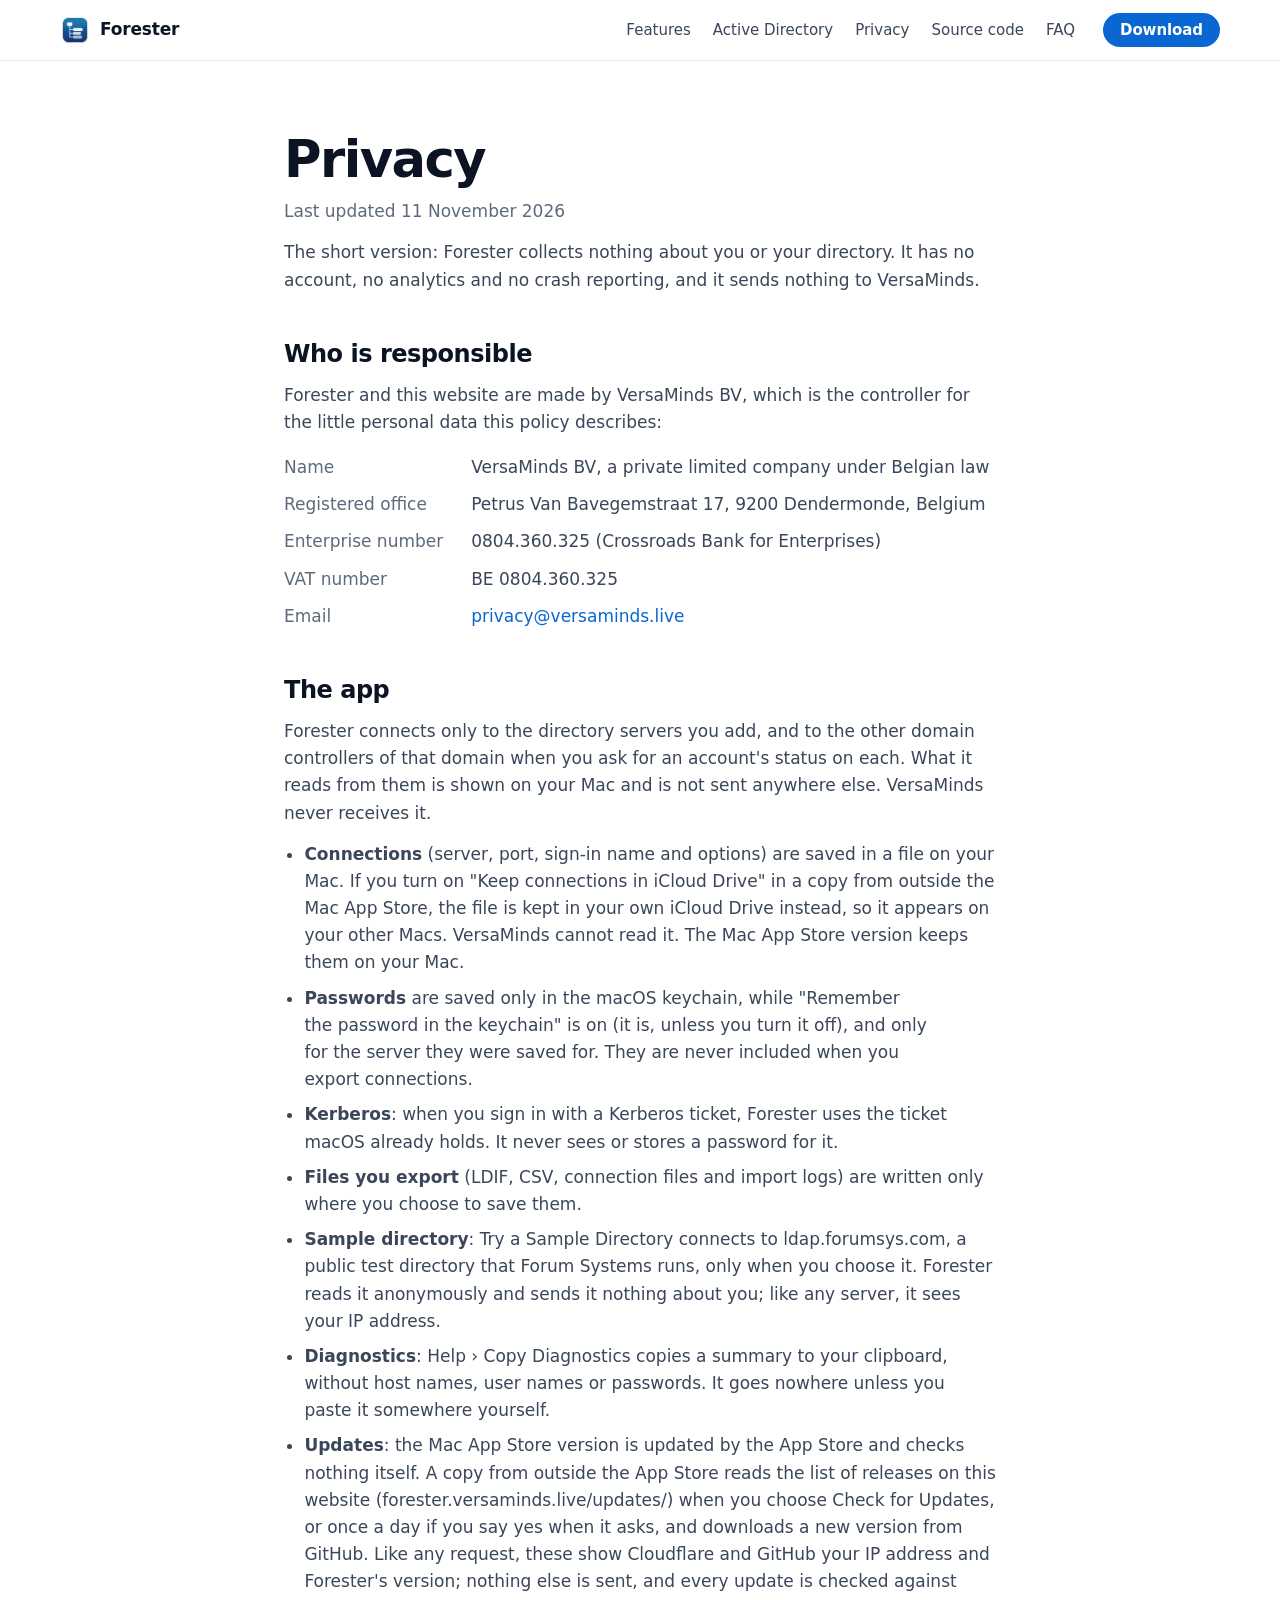
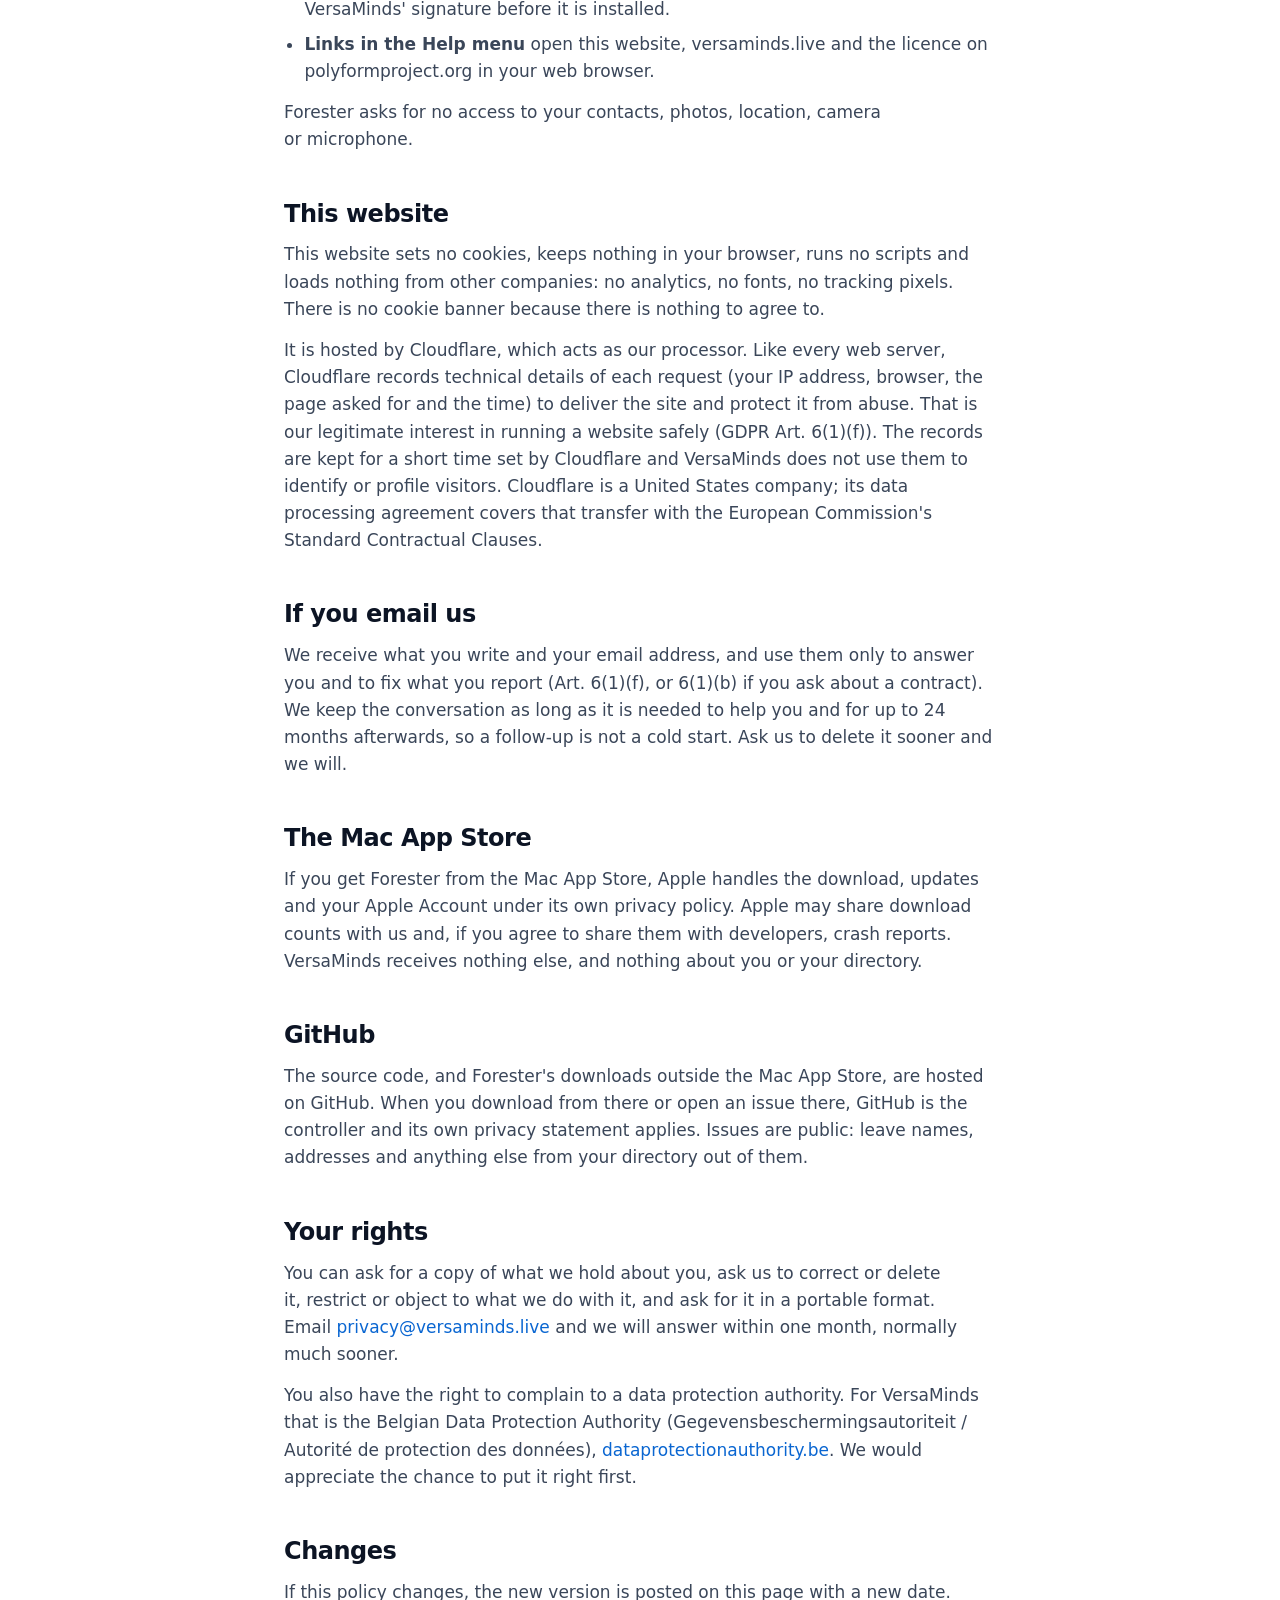
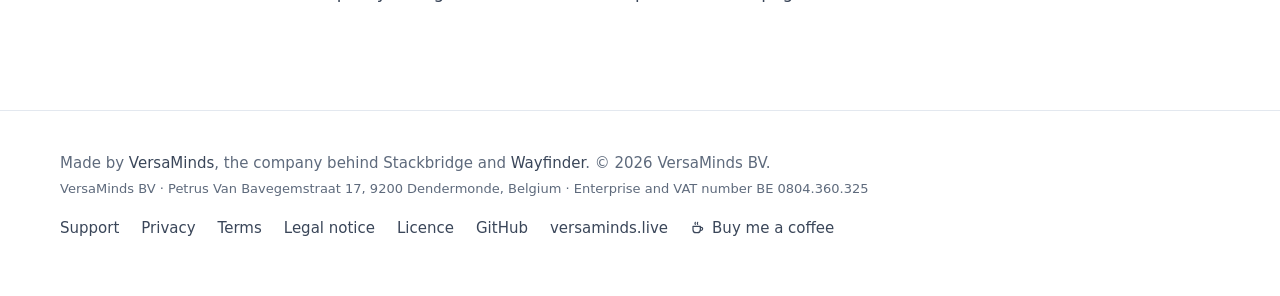
<file: site/privacy.html>
<!doctype html>
<!-- SPDX-License-Identifier: LicenseRef-PolyForm-Shield-1.0.0 · Copyright © 2026 VersaMinds -->
<html lang="en">
<head>
<meta charset="utf-8">
<meta name="viewport" content="width=device-width, initial-scale=1">
<title>Privacy · Forester</title>
<meta name="description" content="Forester collects no data. What the app and this website store, where, and your rights.">
<meta name="theme-color" content="#ffffff" media="(prefers-color-scheme: light)">
<meta name="theme-color" content="#0a0e15" media="(prefers-color-scheme: dark)">
<link rel="canonical" href="https://forester.versaminds.live/privacy.html">
<link rel="icon" type="image/png" sizes="64x64" href="img/favicon-64.png">
<link rel="apple-touch-icon" href="img/apple-touch-icon.png">
<link rel="stylesheet" href="styles.css">
</head>
<body>
<a class="skip" href="#main">Skip to content</a>

<svg class="sprite" aria-hidden="true" focusable="false">
  <defs>
    <symbol id="i-coffee" viewBox="0 0 24 24"><g fill="none" stroke="currentColor" stroke-width="1.8" stroke-linecap="round" stroke-linejoin="round"><path d="M4.5 9.5h11v5a4.5 4.5 0 01-4.5 4.5h-2a4.5 4.5 0 01-4.5-4.5v-5z"/><path d="M15.5 11h1.25a2.25 2.25 0 010 4.5H15.5"/><path d="M8 3.5c-.7.9-.7 2 0 3M11.5 3.5c-.7.9-.7 2 0 3"/></g></symbol>
  </defs>
</svg>

<header class="site-header">
  <div class="wrap">
    <a class="brand" href="index.html"><img src="img/icon-64.png" alt="" width="30" height="30">Forester</a>
    <nav class="nav" aria-label="Sections">
      <a href="index.html#features">Features</a>
      <a href="index.html#active-directory">Active Directory</a>
      <a href="index.html#privacy">Privacy</a>
      <a href="index.html#source-code">Source code</a>
      <a href="index.html#faq">FAQ</a>
    </nav>
    <a class="btn btn-primary" href="/app-store">Download</a>
  </div>
</header>

<main id="main" class="page">
  <h1>Privacy</h1>
  <p class="updated">Last updated 11 November 2026</p>

  <p>The short version: Forester collects nothing about you or your directory. It has no account, no analytics and no crash reporting, and it sends nothing to VersaMinds.</p>

  <h2>Who is responsible</h2>
  <p>Forester and this website are made by VersaMinds BV, which is the controller for the little personal data this policy describes:</p>
  <dl>
    <dt>Name</dt><dd>VersaMinds BV, a private limited company under Belgian law</dd>
    <dt>Registered office</dt><dd>Petrus Van Bavegemstraat 17, 9200 Dendermonde, Belgium</dd>
    <dt>Enterprise number</dt><dd>0804.360.325 (Crossroads Bank for Enterprises)</dd>
    <dt>VAT number</dt><dd>BE 0804.360.325</dd>
    <dt>Email</dt><dd><a href="mailto:privacy@versaminds.live">privacy@versaminds.live</a></dd>
  </dl>

  <h2>The app</h2>
  <p>Forester connects only to the directory servers you add, and to the other domain controllers of that domain when you ask for an account's status on each. What it reads from them is shown on your Mac and is not sent anywhere else. VersaMinds never receives it.</p>
  <ul>
    <li><strong>Connections</strong> (server, port, sign-in name and options) are saved in a file on your Mac. If you turn on "Keep connections in iCloud Drive" in a copy from outside the Mac App Store, the file is kept in your own iCloud Drive instead, so it appears on your other Macs. VersaMinds cannot read it. The Mac App Store version keeps them on your Mac.</li>
    <li><strong>Passwords</strong> are saved only in the macOS keychain, while "Remember the password in the keychain" is on (it is, unless you turn it off), and only for the server they were saved for. They are never included when you export connections.</li>
    <li><strong>Kerberos</strong>: when you sign in with a Kerberos ticket, Forester uses the ticket macOS already holds. It never sees or stores a password for it.</li>
    <li><strong>Files you export</strong> (LDIF, CSV, connection files and import logs) are written only where you choose to save them.</li>
    <li><strong>Sample directory</strong>: Try a Sample Directory connects to ldap.forumsys.com, a public test directory that Forum Systems runs, only when you choose it. Forester reads it anonymously and sends it nothing about you; like any server, it sees your IP address.</li>
    <li><strong>Diagnostics</strong>: Help › Copy Diagnostics copies a summary to your clipboard, without host names, user names or passwords. It goes nowhere unless you paste it somewhere yourself.</li>
    <li><strong>Updates</strong>: the Mac App Store version is updated by the App Store and checks nothing itself. A copy from outside the App Store reads the list of releases on this website (forester.versaminds.live/updates/) when you choose Check for Updates, or once a day if you say yes when it asks, and downloads a new version from GitHub. Like any request, these show Cloudflare and GitHub your IP address and Forester's version; nothing else is sent, and every update is checked against VersaMinds' signature before it is installed.</li>
    <li><strong>Links in the Help menu</strong> open this website, versaminds.live and the licence on polyformproject.org in your web browser.</li>
  </ul>
  <p>Forester asks for no access to your contacts, photos, location, camera or microphone.</p>

  <h2>This website</h2>
  <p>This website sets no cookies, keeps nothing in your browser, runs no scripts and loads nothing from other companies: no analytics, no fonts, no tracking pixels. There is no cookie banner because there is nothing to agree to.</p>
  <p>It is hosted by Cloudflare, which acts as our processor. Like every web server, Cloudflare records technical details of each request (your IP address, browser, the page asked for and the time) to deliver the site and protect it from abuse. That is our legitimate interest in running a website safely (GDPR Art. 6(1)(f)). The records are kept for a short time set by Cloudflare and VersaMinds does not use them to identify or profile visitors. Cloudflare is a United States company; its data processing agreement covers that transfer with the European Commission's Standard Contractual Clauses.</p>

  <h2>If you email us</h2>
  <p>We receive what you write and your email address, and use them only to answer you and to fix what you report (Art. 6(1)(f), or 6(1)(b) if you ask about a contract). We keep the conversation as long as it is needed to help you and for up to 24 months afterwards, so a follow-up is not a cold start. Ask us to delete it sooner and we will.</p>

  <h2>The Mac App Store</h2>
  <p>If you get Forester from the Mac App Store, Apple handles the download, updates and your Apple Account under its own privacy policy. Apple may share download counts with us and, if you agree to share them with developers, crash reports. VersaMinds receives nothing else, and nothing about you or your directory.</p>

  <h2>GitHub</h2>
  <p>The source code, and Forester's downloads outside the Mac App Store, are hosted on GitHub. When you download from there or open an issue there, GitHub is the controller and its own privacy statement applies. Issues are public: leave names, addresses and anything else from your directory out of them.</p>

  <h2>Your rights</h2>
  <p>You can ask for a copy of what we hold about you, ask us to correct or delete it, restrict or object to what we do with it, and ask for it in a portable format. Email <a href="mailto:privacy@versaminds.live">privacy@versaminds.live</a> and we will answer within one month, normally much sooner.</p>
  <p>You also have the right to complain to a data protection authority. For VersaMinds that is the Belgian Data Protection Authority (Gegevensbeschermingsautoriteit / Autorité de protection des données), <a href="https://www.dataprotectionauthority.be">dataprotectionauthority.be</a>. We would appreciate the chance to put it right first.</p>

  <h2>Changes</h2>
  <p>If this policy changes, the new version is posted on this page with a new date.</p>
</main>

<footer class="site-footer">
  <div class="wrap">
    <div class="maker"><p>Made by <a href="https://www.versaminds.live">VersaMinds</a>, the company behind Stackbridge and <a href="https://wayfinder.versaminds.live">Wayfinder</a>. © 2026 VersaMinds BV.</p>
      <p class="legal">VersaMinds BV · Petrus Van Bavegemstraat 17, 9200 Dendermonde, Belgium · Enterprise and VAT number BE 0804.360.325</p></div>
    <nav aria-label="Footer">
      <a href="support.html">Support</a>
      <a href="privacy.html">Privacy</a>
      <a href="terms.html">Terms</a>
      <a href="legal.html">Legal notice</a>
      <a href="https://polyformproject.org/licenses/shield/1.0.0">Licence</a>
      <a href="https://github.com/versaminds/forester">GitHub</a>
      <a href="https://www.versaminds.live">versaminds.live</a>
      <a class="coffee-link" href="https://buymeacoffee.com/lennertmertens"><svg aria-hidden="true"><use href="#i-coffee"/></svg>Buy me a coffee</a>
    </nav>
  </div>
</footer>
</body>
</html>
</file>
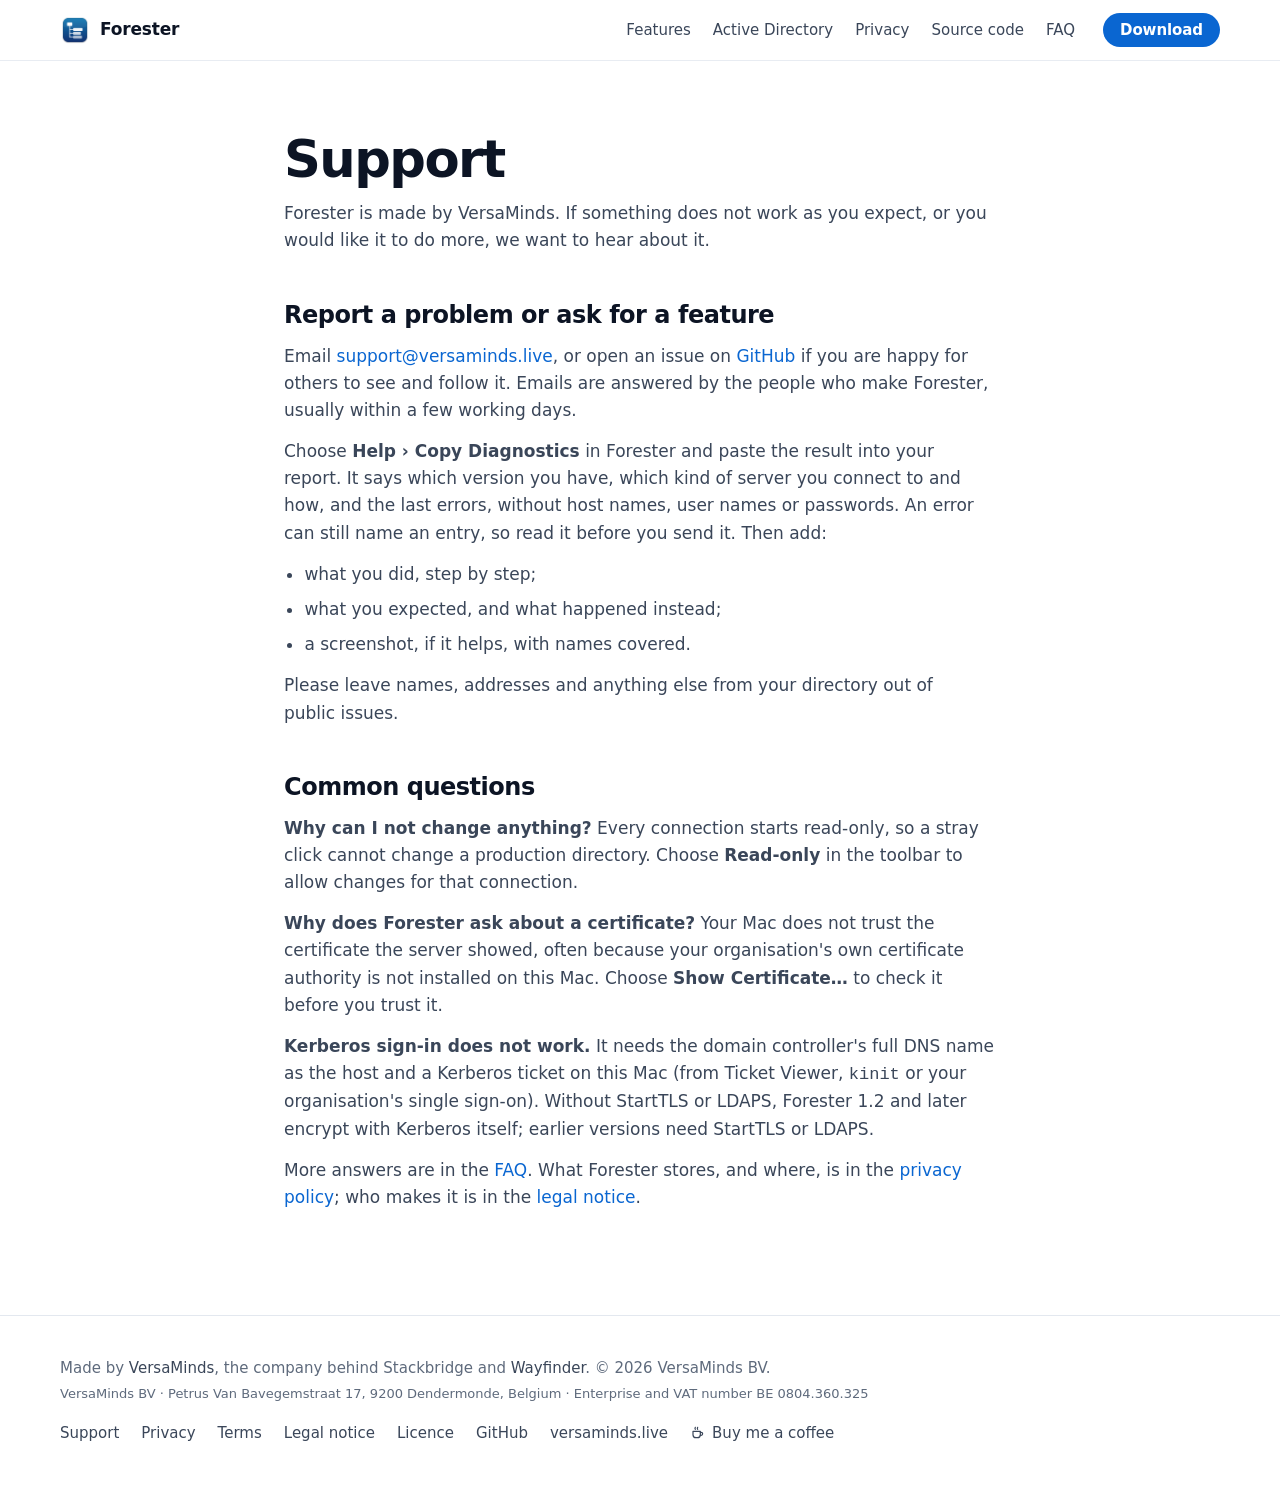
<file: site/support.html>
<!doctype html>
<!-- SPDX-License-Identifier: LicenseRef-PolyForm-Shield-1.0.0 · Copyright © 2026 VersaMinds -->
<html lang="en">
<head>
<meta charset="utf-8">
<meta name="viewport" content="width=device-width, initial-scale=1">
<title>Support · Forester</title>
<meta name="description" content="How to get help with Forester, report a problem or ask for a feature.">
<meta name="theme-color" content="#ffffff" media="(prefers-color-scheme: light)">
<meta name="theme-color" content="#0a0e15" media="(prefers-color-scheme: dark)">
<link rel="canonical" href="https://forester.versaminds.live/support.html">
<link rel="icon" type="image/png" sizes="64x64" href="img/favicon-64.png">
<link rel="apple-touch-icon" href="img/apple-touch-icon.png">
<link rel="stylesheet" href="styles.css">
</head>
<body>
<a class="skip" href="#main">Skip to content</a>

<svg class="sprite" aria-hidden="true" focusable="false">
  <defs>
    <symbol id="i-coffee" viewBox="0 0 24 24"><g fill="none" stroke="currentColor" stroke-width="1.8" stroke-linecap="round" stroke-linejoin="round"><path d="M4.5 9.5h11v5a4.5 4.5 0 01-4.5 4.5h-2a4.5 4.5 0 01-4.5-4.5v-5z"/><path d="M15.5 11h1.25a2.25 2.25 0 010 4.5H15.5"/><path d="M8 3.5c-.7.9-.7 2 0 3M11.5 3.5c-.7.9-.7 2 0 3"/></g></symbol>
  </defs>
</svg>

<header class="site-header">
  <div class="wrap">
    <a class="brand" href="index.html"><img src="img/icon-64.png" alt="" width="30" height="30">Forester</a>
    <nav class="nav" aria-label="Sections">
      <a href="index.html#features">Features</a>
      <a href="index.html#active-directory">Active Directory</a>
      <a href="index.html#privacy">Privacy</a>
      <a href="index.html#source-code">Source code</a>
      <a href="index.html#faq">FAQ</a>
    </nav>
    <a class="btn btn-primary" href="/app-store">Download</a>
  </div>
</header>

<main id="main" class="page">
  <h1>Support</h1>

  <p>Forester is made by VersaMinds. If something does not work as you expect, or you would like it to do more, we want to hear about it.</p>

  <h2>Report a problem or ask for a feature</h2>
  <p>Email <a href="mailto:support@versaminds.live">support@versaminds.live</a>, or open an issue on <a href="https://github.com/versaminds/forester/issues">GitHub</a> if you are happy for others to see and follow it. Emails are answered by the people who make Forester, usually within a few working days.</p>
  <p>Choose <strong>Help › Copy Diagnostics</strong> in Forester and paste the result into your report. It says which version you have, which kind of server you connect to and how, and the last errors, without host names, user names or passwords. An error can still name an entry, so read it before you send it. Then add:</p>
  <ul>
    <li>what you did, step by step;</li>
    <li>what you expected, and what happened instead;</li>
    <li>a screenshot, if it helps, with names covered.</li>
  </ul>
  <p>Please leave names, addresses and anything else from your directory out of public issues.</p>

  <h2>Common questions</h2>
  <p><strong>Why can I not change anything?</strong> Every connection starts read-only, so a stray click cannot change a production directory. Choose <strong>Read-only</strong> in the toolbar to allow changes for that connection.</p>
  <p><strong>Why does Forester ask about a certificate?</strong> Your Mac does not trust the certificate the server showed, often because your organisation's own certificate authority is not installed on this Mac. Choose <strong>Show Certificate…</strong> to check it before you trust it.</p>
  <p><strong>Kerberos sign-in does not work.</strong> It needs the domain controller's full DNS name as the host and a Kerberos ticket on this Mac (from Ticket Viewer, <code>kinit</code> or your organisation's single sign-on). Without StartTLS or LDAPS, Forester 1.2 and later encrypt with Kerberos itself; earlier versions need StartTLS or LDAPS.</p>
  <p>More answers are in the <a href="index.html#faq">FAQ</a>. What Forester stores, and where, is in the <a href="privacy.html">privacy policy</a>; who makes it is in the <a href="legal.html">legal notice</a>.</p>
</main>

<footer class="site-footer">
  <div class="wrap">
    <div class="maker"><p>Made by <a href="https://www.versaminds.live">VersaMinds</a>, the company behind Stackbridge and <a href="https://wayfinder.versaminds.live">Wayfinder</a>. © 2026 VersaMinds BV.</p>
      <p class="legal">VersaMinds BV · Petrus Van Bavegemstraat 17, 9200 Dendermonde, Belgium · Enterprise and VAT number BE 0804.360.325</p></div>
    <nav aria-label="Footer">
      <a href="support.html">Support</a>
      <a href="privacy.html">Privacy</a>
      <a href="terms.html">Terms</a>
      <a href="legal.html">Legal notice</a>
      <a href="https://polyformproject.org/licenses/shield/1.0.0">Licence</a>
      <a href="https://github.com/versaminds/forester">GitHub</a>
      <a href="https://www.versaminds.live">versaminds.live</a>
      <a class="coffee-link" href="https://buymeacoffee.com/lennertmertens"><svg aria-hidden="true"><use href="#i-coffee"/></svg>Buy me a coffee</a>
    </nav>
  </div>
</footer>
</body>
</html>
</file>
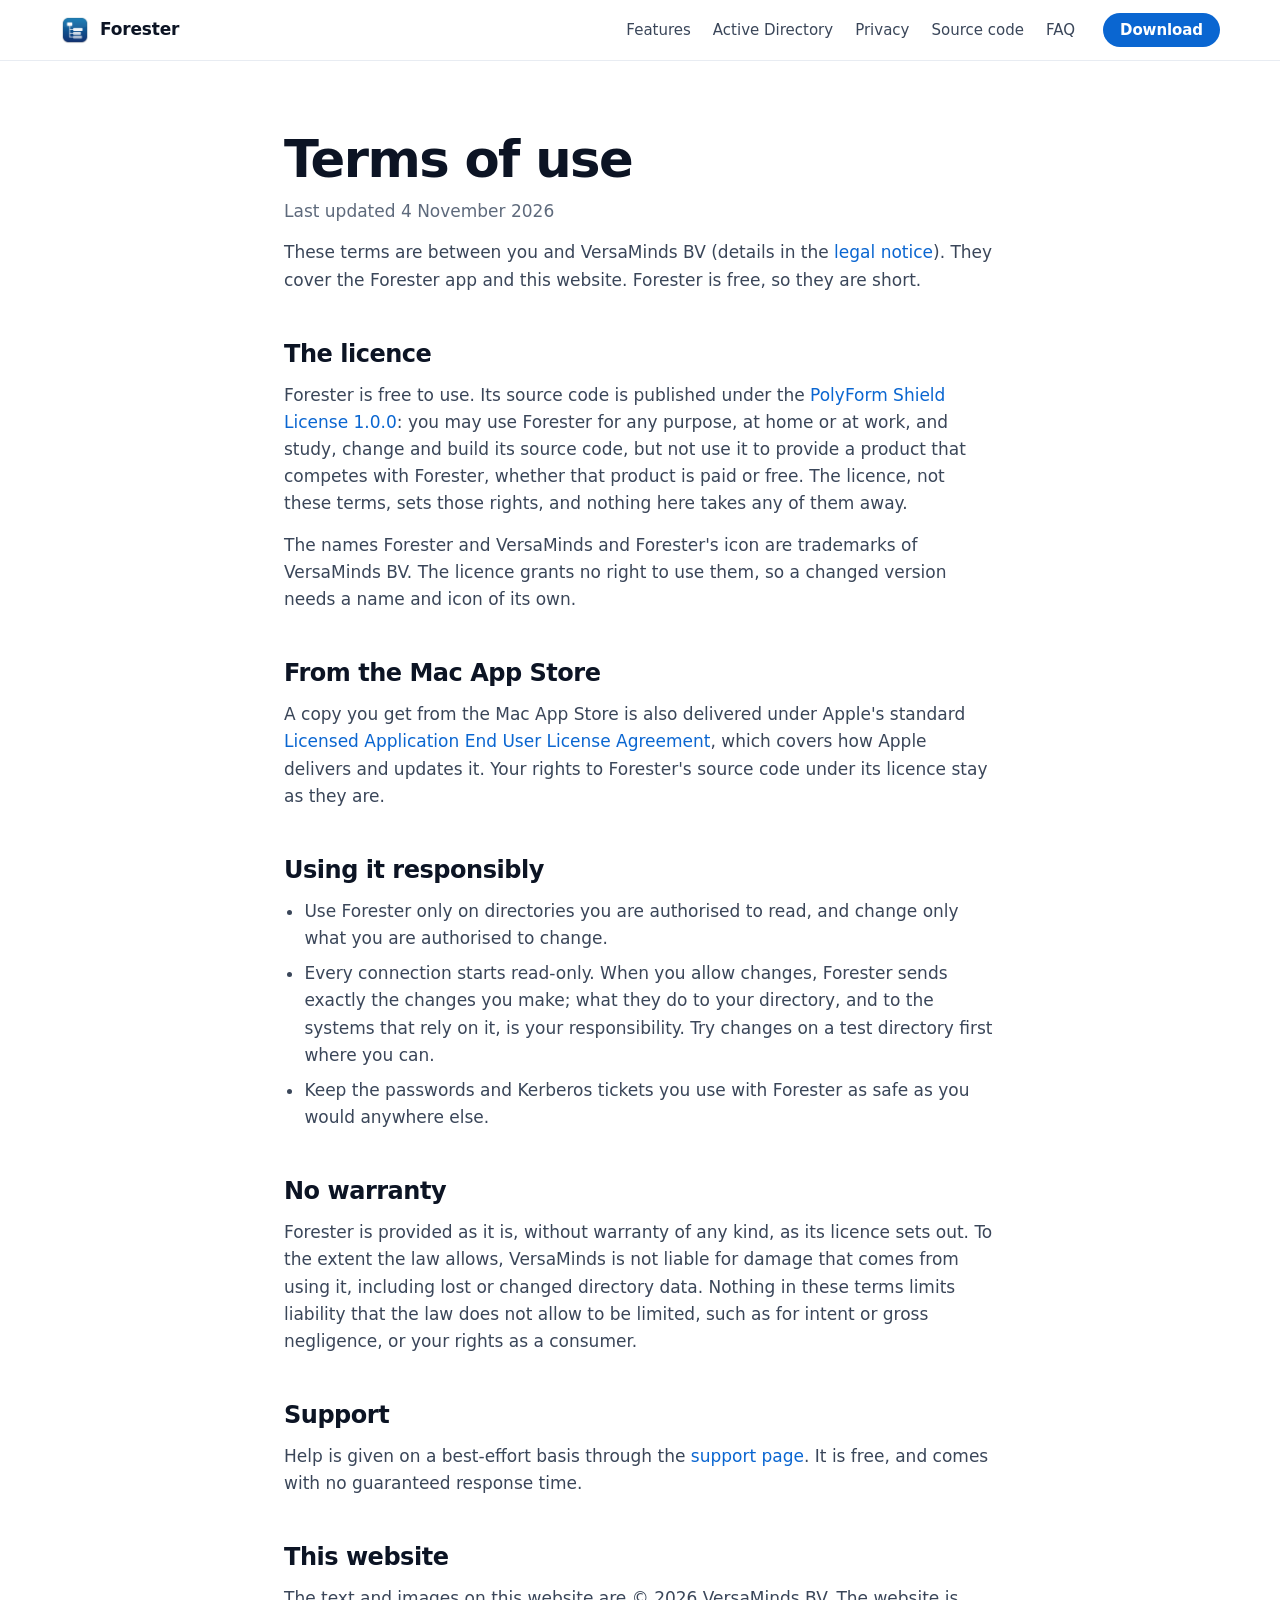
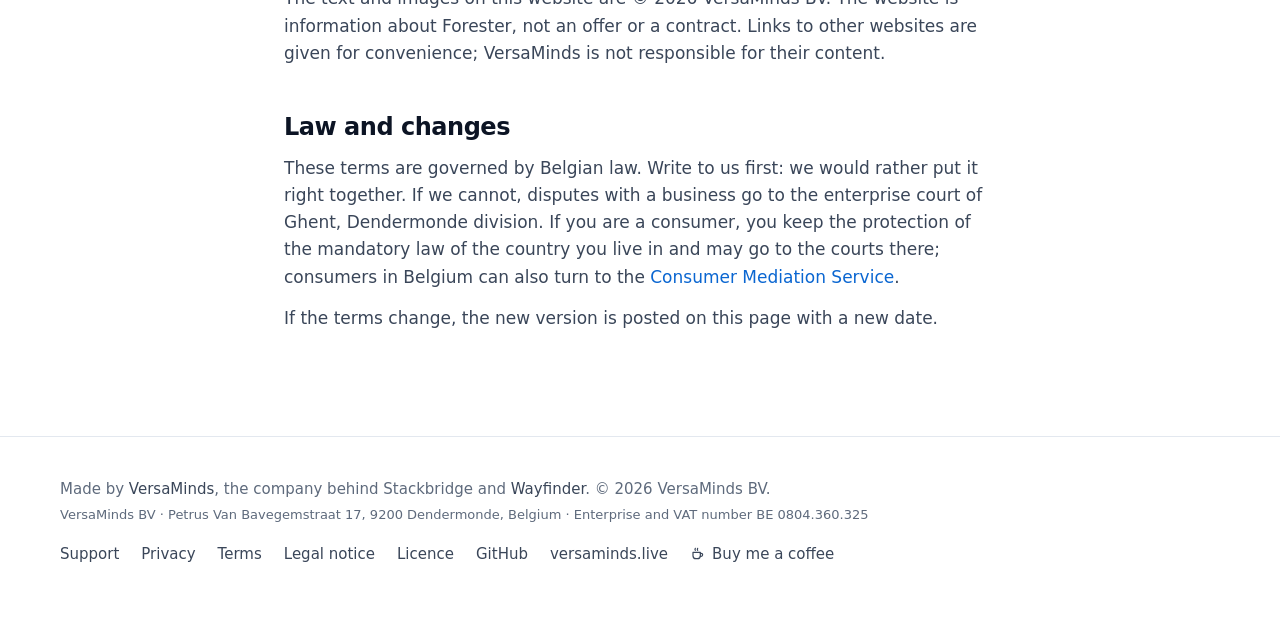
<file: site/terms.html>
<!doctype html>
<!-- SPDX-License-Identifier: LicenseRef-PolyForm-Shield-1.0.0 · Copyright © 2026 VersaMinds -->
<html lang="en">
<head>
<meta charset="utf-8">
<meta name="viewport" content="width=device-width, initial-scale=1">
<title>Terms · Forester</title>
<meta name="description" content="The terms for using Forester and this website: the licence, the Mac App Store, and responsible use.">
<meta name="theme-color" content="#ffffff" media="(prefers-color-scheme: light)">
<meta name="theme-color" content="#0a0e15" media="(prefers-color-scheme: dark)">
<link rel="canonical" href="https://forester.versaminds.live/terms.html">
<link rel="icon" type="image/png" sizes="64x64" href="img/favicon-64.png">
<link rel="apple-touch-icon" href="img/apple-touch-icon.png">
<link rel="stylesheet" href="styles.css">
</head>
<body>
<a class="skip" href="#main">Skip to content</a>

<svg class="sprite" aria-hidden="true" focusable="false">
  <defs>
    <symbol id="i-coffee" viewBox="0 0 24 24"><g fill="none" stroke="currentColor" stroke-width="1.8" stroke-linecap="round" stroke-linejoin="round"><path d="M4.5 9.5h11v5a4.5 4.5 0 01-4.5 4.5h-2a4.5 4.5 0 01-4.5-4.5v-5z"/><path d="M15.5 11h1.25a2.25 2.25 0 010 4.5H15.5"/><path d="M8 3.5c-.7.9-.7 2 0 3M11.5 3.5c-.7.9-.7 2 0 3"/></g></symbol>
  </defs>
</svg>

<header class="site-header">
  <div class="wrap">
    <a class="brand" href="index.html"><img src="img/icon-64.png" alt="" width="30" height="30">Forester</a>
    <nav class="nav" aria-label="Sections">
      <a href="index.html#features">Features</a>
      <a href="index.html#active-directory">Active Directory</a>
      <a href="index.html#privacy">Privacy</a>
      <a href="index.html#source-code">Source code</a>
      <a href="index.html#faq">FAQ</a>
    </nav>
    <a class="btn btn-primary" href="/app-store">Download</a>
  </div>
</header>

<main id="main" class="page">
  <h1>Terms of use</h1>
  <p class="updated">Last updated 4 November 2026</p>

  <p>These terms are between you and VersaMinds BV (details in the <a href="legal.html">legal notice</a>). They cover the Forester app and this website. Forester is free, so they are short.</p>

  <h2>The licence</h2>
  <p>Forester is free to use. Its source code is published under the <a href="https://polyformproject.org/licenses/shield/1.0.0">PolyForm Shield License 1.0.0</a>: you may use Forester for any purpose, at home or at work, and study, change and build its source code, but not use it to provide a product that competes with Forester, whether that product is paid or free. The licence, not these terms, sets those rights, and nothing here takes any of them away.</p>
  <p>The names Forester and VersaMinds and Forester's icon are trademarks of VersaMinds BV. The licence grants no right to use them, so a changed version needs a name and icon of its own.</p>

  <h2>From the Mac App Store</h2>
  <p>A copy you get from the Mac App Store is also delivered under Apple's standard <a href="https://www.apple.com/legal/internet-services/itunes/dev/stdeula/">Licensed Application End User License Agreement</a>, which covers how Apple delivers and updates it. Your rights to Forester's source code under its licence stay as they are.</p>

  <h2>Using it responsibly</h2>
  <ul>
    <li>Use Forester only on directories you are authorised to read, and change only what you are authorised to change.</li>
    <li>Every connection starts read-only. When you allow changes, Forester sends exactly the changes you make; what they do to your directory, and to the systems that rely on it, is your responsibility. Try changes on a test directory first where you can.</li>
    <li>Keep the passwords and Kerberos tickets you use with Forester as safe as you would anywhere else.</li>
  </ul>

  <h2>No warranty</h2>
  <p>Forester is provided as it is, without warranty of any kind, as its licence sets out. To the extent the law allows, VersaMinds is not liable for damage that comes from using it, including lost or changed directory data. Nothing in these terms limits liability that the law does not allow to be limited, such as for intent or gross negligence, or your rights as a consumer.</p>

  <h2>Support</h2>
  <p>Help is given on a best-effort basis through the <a href="support.html">support page</a>. It is free, and comes with no guaranteed response time.</p>

  <h2>This website</h2>
  <p>The text and images on this website are © 2026 VersaMinds BV. The website is information about Forester, not an offer or a contract. Links to other websites are given for convenience; VersaMinds is not responsible for their content.</p>

  <h2>Law and changes</h2>
  <p>These terms are governed by Belgian law. Write to us first: we would rather put it right together. If we cannot, disputes with a business go to the enterprise court of Ghent, Dendermonde division. If you are a consumer, you keep the protection of the mandatory law of the country you live in and may go to the courts there; consumers in Belgium can also turn to the <a href="https://consumentenombudsdienst.be">Consumer Mediation Service</a>.</p>
  <p>If the terms change, the new version is posted on this page with a new date.</p>
</main>

<footer class="site-footer">
  <div class="wrap">
    <div class="maker"><p>Made by <a href="https://www.versaminds.live">VersaMinds</a>, the company behind Stackbridge and <a href="https://wayfinder.versaminds.live">Wayfinder</a>. © 2026 VersaMinds BV.</p>
      <p class="legal">VersaMinds BV · Petrus Van Bavegemstraat 17, 9200 Dendermonde, Belgium · Enterprise and VAT number BE 0804.360.325</p></div>
    <nav aria-label="Footer">
      <a href="support.html">Support</a>
      <a href="privacy.html">Privacy</a>
      <a href="terms.html">Terms</a>
      <a href="legal.html">Legal notice</a>
      <a href="https://polyformproject.org/licenses/shield/1.0.0">Licence</a>
      <a href="https://github.com/versaminds/forester">GitHub</a>
      <a href="https://www.versaminds.live">versaminds.live</a>
      <a class="coffee-link" href="https://buymeacoffee.com/lennertmertens"><svg aria-hidden="true"><use href="#i-coffee"/></svg>Buy me a coffee</a>
    </nav>
  </div>
</footer>
</body>
</html>
</file>
<file: site/styles.css>
/* SPDX-License-Identifier: LicenseRef-PolyForm-Shield-1.0.0
   Copyright © 2026 VersaMinds
   forester.versaminds.live. No scripts, no web fonts, no third parties. */

:root {
  color-scheme: light dark;
  --bg: #ffffff;
  --bg-soft: #f5f7fa;
  --bg-tint: #edf4fc;
  --ink: #0c1424;
  --ink-2: #3a4659;
  --muted: #5e6a7c;
  --line: #e3e8ef;
  --card: #ffffff;
  --accent: #0a66d1;
  --accent-hover: #0856b2;
  --accent-ink: #ffffff;
  --accent-soft: #e4effc;
  --brand-1: #12336f;
  --brand-2: #0f78b3;
  --amber: #9a5a00;
  --amber-soft: #fff1d6;
  --green: #18794e;
  --green-soft: #ddf3e6;
  --shot-edge: rgba(12, 20, 36, 0.1);
  --shadow: 0 1px 2px rgba(12, 20, 36, 0.05), 0 18px 48px -18px rgba(12, 20, 36, 0.28);
  --shadow-lg: 0 2px 4px rgba(12, 20, 36, 0.05), 0 40px 90px -30px rgba(18, 51, 111, 0.45);
  --radius: 14px;
  --max: 1160px;
  --gutter: 24px;
}

@media (prefers-color-scheme: dark) {
  :root {
    --bg: #0a0e15;
    --bg-soft: #0f141c;
    --bg-tint: #0d1725;
    --ink: #eef2f8;
    --ink-2: #c3ccd9;
    --muted: #8f9aab;
    --line: #1d2633;
    --card: #111821;
    --accent: #3d9bff;
    --accent-hover: #66b1ff;
    --accent-ink: #03101f;
    --accent-soft: #10243d;
    --amber: #f2b54b;
    --amber-soft: #2c2210;
    --green: #4cc38a;
    --green-soft: #10291d;
    --shot-edge: rgba(255, 255, 255, 0.1);
    --shadow: 0 1px 2px rgba(0, 0, 0, 0.4), 0 20px 50px -18px rgba(0, 0, 0, 0.75);
    --shadow-lg: 0 2px 4px rgba(0, 0, 0, 0.4), 0 40px 100px -30px rgba(0, 0, 0, 0.9);
  }
}

*, *::before, *::after { box-sizing: border-box; }

html { -webkit-text-size-adjust: 100%; scroll-behavior: smooth; scroll-padding-top: 72px; }

body {
  margin: 0;
  background: var(--bg);
  color: var(--ink);
  font: 400 1.0625rem/1.6 -apple-system, BlinkMacSystemFont, "SF Pro Text", system-ui, "Segoe UI", Roboto, "Helvetica Neue", Arial, sans-serif;
  -webkit-font-smoothing: antialiased;
  text-rendering: optimizeLegibility;
  overflow-wrap: break-word;
}

img { display: block; max-width: 100%; height: auto; }
a { color: var(--accent); text-decoration: none; }
a:hover { color: var(--accent-hover); text-decoration: underline; text-underline-offset: 3px; }
:focus-visible { outline: 3px solid var(--accent); outline-offset: 3px; border-radius: 6px; }

h1, h2, h3 { margin: 0; color: var(--ink); text-wrap: balance; font-family: -apple-system, BlinkMacSystemFont, "SF Pro Display", system-ui, "Segoe UI", Roboto, sans-serif; }
h1 { font-size: clamp(2.4rem, 1.4rem + 4.4vw, 4.6rem); line-height: 1.04; letter-spacing: -0.03em; font-weight: 700; }
h2 { font-size: clamp(1.9rem, 1.3rem + 2.2vw, 3rem); line-height: 1.08; letter-spacing: -0.03em; font-weight: 700; }
h3 { font-size: 1.1875rem; line-height: 1.3; letter-spacing: -0.012em; font-weight: 650; }
p, li, figcaption { text-wrap: pretty; }
p { margin: 0; }

.wrap { width: 100%; max-width: calc(var(--max) + 2 * var(--gutter)); margin: 0 auto; padding: 0 var(--gutter); }

.sprite { position: absolute; width: 0; height: 0; overflow: hidden; }
.skip { position: absolute; left: -999px; top: 8px; padding: 8px 14px; background: var(--card); border-radius: 8px; z-index: 100; }
.skip:focus { left: 8px; }

/* Header */
.site-header {
  position: sticky; top: 0; z-index: 50;
  background: color-mix(in srgb, var(--bg) 78%, transparent);
  -webkit-backdrop-filter: saturate(180%) blur(20px);
  backdrop-filter: saturate(180%) blur(20px);
  border-bottom: 1px solid color-mix(in srgb, var(--line) 80%, transparent);
}
.site-header .wrap { display: flex; align-items: center; gap: 28px; height: 60px; }
.brand { display: flex; align-items: center; gap: 10px; color: var(--ink); font-weight: 650; font-size: 1.0625rem; letter-spacing: -0.01em; }
.brand:hover { color: var(--ink); text-decoration: none; }
.brand img { width: 30px; height: 30px; }
.nav { display: flex; gap: 22px; margin-left: auto; font-size: 0.9375rem; }
.nav a { color: var(--ink-2); }
.nav a:hover { color: var(--ink); text-decoration: none; }
.site-header .btn { padding: 7px 16px; font-size: 0.9375rem; }

@media (max-width: 860px) {
  .nav { display: none; }
  .site-header .btn { margin-left: auto; }
}
@media (prefers-reduced-transparency: reduce) {
  .site-header { background: var(--bg); -webkit-backdrop-filter: none; backdrop-filter: none; }
}

/* Buttons */
.btn {
  display: inline-flex; align-items: center; justify-content: center; gap: 8px;
  padding: 12px 22px; border-radius: 999px; border: 1px solid transparent;
  font: inherit; font-weight: 600; font-size: 1rem; line-height: 1.2; letter-spacing: -0.005em;
  cursor: pointer; transition: background-color 120ms ease, transform 100ms ease, border-color 120ms ease;
}
.btn:hover { text-decoration: none; }
.btn:active { transform: scale(0.97); }
.btn svg { width: 18px; height: 18px; flex: none; }
.btn-primary { background: var(--accent); color: var(--accent-ink); }
.btn-primary:hover { background: var(--accent-hover); color: var(--accent-ink); }
.btn-secondary { background: transparent; color: var(--ink); border-color: var(--line); }
.btn-secondary:hover { color: var(--ink); border-color: color-mix(in srgb, var(--ink) 30%, var(--line)); background: var(--bg-soft); }
.actions { display: flex; flex-wrap: wrap; gap: 12px; }

/* Hero */
.hero { position: relative; padding: 72px 0 0; text-align: center; overflow: hidden; }
.hero::before {
  content: ""; position: absolute; inset: 0 0 auto 0; height: 1200px; z-index: -1; pointer-events: none;
  background:
    radial-gradient(60% 45% at 50% 62%, color-mix(in srgb, var(--brand-2) 22%, transparent), transparent 70%),
    radial-gradient(40% 30% at 22% 70%, color-mix(in srgb, var(--brand-1) 16%, transparent), transparent 70%),
    radial-gradient(40% 30% at 80% 72%, color-mix(in srgb, #2bb3a8 13%, transparent), transparent 70%);
}
.hero-icon { width: 96px; height: 96px; margin: 0 auto 24px; filter: drop-shadow(0 10px 24px rgba(18, 51, 111, 0.3)); }
.hero h1 { max-width: 15em; margin: 0 auto; }
.nowrap { white-space: nowrap; }
.lede { max-width: 38em; margin: 22px auto 0; font-size: clamp(1.125rem, 1rem + 0.45vw, 1.3125rem); line-height: 1.55; color: var(--ink-2); }
.hero .actions { justify-content: center; margin-top: 32px; }
.meta { margin-top: 16px; font-size: 0.875rem; color: var(--muted); }
.shot.hero-shot { margin: 56px auto 0; max-width: 1160px; animation: rise 900ms cubic-bezier(0.2, 0.8, 0.2, 1) both 120ms; }

@keyframes rise { from { opacity: 0; transform: translateY(28px); } to { opacity: 1; transform: none; } }
@media (prefers-reduced-motion: reduce) {
  html { scroll-behavior: auto; }
  .hero-shot { animation: fade 300ms ease both; }
  .btn { transition: none; }
}
@keyframes fade { from { opacity: 0; } to { opacity: 1; } }

/* Screenshots: the app window, with the rounded corners and edge macOS gives it */
.shot { margin: 0; border-radius: 12px; overflow: hidden; box-shadow: 0 0 0 1px var(--shot-edge), var(--shadow-lg); background: var(--bg-soft); }
.shot.small { border-radius: 10px; box-shadow: 0 0 0 1px var(--shot-edge), var(--shadow); }
.shot img { width: 100%; }

/* Works with */
.works { padding: 56px 0 8px; text-align: center; }
.works p { font-size: 0.9375rem; color: var(--muted); }
.chips { display: flex; flex-wrap: wrap; justify-content: center; gap: 8px; margin-top: 14px; padding: 0; list-style: none; }
.chips li { padding: 6px 14px; border: 1px solid var(--line); border-radius: 999px; font-size: 0.9375rem; color: var(--ink-2); background: var(--card); }

/* Sections */
section { padding: 104px 0; }
section.soft { background: var(--bg-soft); border-block: 1px solid var(--line); }
.label { display: inline-block; margin-bottom: 14px; font-size: 0.9375rem; font-weight: 600; color: var(--accent); }
.section-head { max-width: 46em; }
.section-head.center { margin: 0 auto; text-align: center; }
.section-head p { margin-top: 18px; font-size: 1.1875rem; color: var(--ink-2); }

.split { display: grid; grid-template-columns: minmax(0, 5fr) minmax(0, 7fr); gap: 64px; align-items: center; }
.split.flip { grid-template-columns: minmax(0, 7fr) minmax(0, 5fr); }
.split.flip > .text { order: 2; }
@media (max-width: 900px) {
  .split, .split.flip { grid-template-columns: minmax(0, 1fr); gap: 40px; }
  .split.flip > .text { order: 0; }
}
.text p { margin-top: 18px; font-size: 1.125rem; color: var(--ink-2); }

.ticks { margin: 26px 0 0; padding: 0; list-style: none; display: grid; gap: 12px; }
.ticks li { position: relative; padding-left: 30px; color: var(--ink-2); }
.ticks li::before {
  content: ""; position: absolute; left: 0; top: 0.32em; width: 18px; height: 18px; border-radius: 50%;
  background: var(--accent-soft) url("data:image/svg+xml,%3Csvg xmlns='http://www.w3.org/2000/svg' viewBox='0 0 18 18'%3E%3Cpath d='M5 9.4l2.6 2.6L13 6.6' fill='none' stroke='%230a66d1' stroke-width='1.9' stroke-linecap='round' stroke-linejoin='round'/%3E%3C/svg%3E") center / 18px no-repeat;
}
@media (prefers-color-scheme: dark) {
  .ticks li::before { background-image: url("data:image/svg+xml,%3Csvg xmlns='http://www.w3.org/2000/svg' viewBox='0 0 18 18'%3E%3Cpath d='M5 9.4l2.6 2.6L13 6.6' fill='none' stroke='%233d9bff' stroke-width='1.9' stroke-linecap='round' stroke-linejoin='round'/%3E%3C/svg%3E"); }
}
.ticks strong { color: var(--ink); font-weight: 600; }

/* Feature cards */
.grid { display: grid; grid-template-columns: repeat(3, minmax(0, 1fr)); gap: 20px; margin-top: 56px; }
@media (max-width: 980px) { .grid { grid-template-columns: repeat(2, minmax(0, 1fr)); } }
@media (max-width: 640px) { .grid { grid-template-columns: minmax(0, 1fr); } }
.card { padding: 28px; border: 1px solid var(--line); border-radius: var(--radius); background: var(--card); }
.card p { margin-top: 10px; color: var(--ink-2); font-size: 1rem; }
.icon { display: grid; place-items: center; width: 44px; height: 44px; margin-bottom: 18px; border-radius: 11px; background: var(--accent-soft); color: var(--accent); }
.icon svg { width: 24px; height: 24px; }
.card.wide { grid-column: 1 / -1; display: grid; grid-template-columns: minmax(0, 1fr) minmax(0, 1.4fr); gap: 32px; align-items: center; }
@media (max-width: 760px) { .card.wide { grid-template-columns: minmax(0, 1fr); } }

/* Keyboard shortcuts */
.keys { display: grid; grid-template-columns: repeat(2, minmax(0, 1fr)); gap: 10px 24px; margin: 0; }
@media (max-width: 480px) { .keys { grid-template-columns: minmax(0, 1fr); } }
.keys div { display: flex; align-items: center; justify-content: space-between; gap: 12px; padding: 8px 0; border-bottom: 1px solid var(--line); }
.keys dt { color: var(--ink-2); font-size: 0.9375rem; }
.keys dd { margin: 0; display: flex; gap: 4px; }
kbd {
  display: inline-grid; place-items: center; min-width: 26px; height: 26px; padding: 0 7px;
  border: 1px solid var(--line); border-bottom-width: 2px; border-radius: 6px; background: var(--bg-soft);
  font: 500 0.875rem/1 -apple-system, BlinkMacSystemFont, system-ui, sans-serif; color: var(--ink);
}

.shot.wide-shot { margin-top: 56px; }
.ticks.columns { grid-template-columns: repeat(2, minmax(0, 1fr)); gap: 16px 48px; max-width: 980px; margin: 44px auto 0; }
@media (max-width: 760px) { .ticks.columns { grid-template-columns: minmax(0, 1fr); } }

/* Active Directory */
.badges { display: flex; flex-wrap: wrap; gap: 8px; margin-top: 26px; }
.badge { padding: 4px 11px; border-radius: 7px; font-size: 0.875rem; font-weight: 600; }
.badge.amber { background: var(--amber-soft); color: var(--amber); }
.badge.green { background: var(--green-soft); color: var(--green); }
.badge.blue { background: var(--accent-soft); color: var(--accent); }

/* Two sheets side by side */
.pair { display: grid; grid-template-columns: repeat(2, minmax(0, 1fr)); gap: 28px; margin-top: 56px; align-items: start; }
@media (max-width: 860px) { .pair { grid-template-columns: minmax(0, 1fr); } }
.pair figcaption { margin-top: 14px; font-size: 0.9375rem; color: var(--muted); text-align: center; }

/* Privacy */
.privacy-grid { display: grid; grid-template-columns: repeat(4, minmax(0, 1fr)); gap: 20px; margin-top: 56px; }
@media (max-width: 1000px) { .privacy-grid { grid-template-columns: repeat(2, minmax(0, 1fr)); } }
@media (max-width: 560px) { .privacy-grid { grid-template-columns: minmax(0, 1fr); } }

/* Source code */
.oss { display: grid; grid-template-columns: minmax(0, 1fr) auto; gap: 40px; align-items: center; padding: 48px; border: 1px solid var(--line); border-radius: 20px; background: var(--card); }
@media (max-width: 760px) { .oss { grid-template-columns: minmax(0, 1fr); padding: 32px 24px; } }
.oss p { margin-top: 14px; color: var(--ink-2); font-size: 1.0625rem; max-width: 40em; }
.code {
  margin-top: 22px; padding: 14px 16px; border-radius: 10px; background: var(--bg-soft); border: 1px solid var(--line);
  font: 0.875rem/1.6 ui-monospace, "SF Mono", Menlo, monospace; color: var(--ink-2); overflow-x: auto; white-space: pre;
}

/* Buy me a coffee: the service's own yellow, so it is recognised at a glance */
.btn-coffee { background: #ffdd00; color: #1b1b1b; }
.btn-coffee:hover { background: #f5d100; color: #1b1b1b; }
.oss-actions { flex-direction: column; align-items: stretch; }
@media (max-width: 760px) { .oss-actions { flex-direction: row; align-items: center; } }
.coffee-link { display: inline-flex; align-items: center; gap: 6px; }
.coffee-link svg { width: 16px; height: 16px; }

/* FAQ */
.faq { max-width: 820px; margin: 48px auto 0; border-top: 1px solid var(--line); }
.faq details { border-bottom: 1px solid var(--line); }
.faq summary {
  display: flex; align-items: center; justify-content: space-between; gap: 16px;
  padding: 20px 0; cursor: pointer; list-style: none; font-weight: 600; font-size: 1.0625rem;
}
.faq summary::-webkit-details-marker { display: none; }
.faq summary::after {
  content: ""; flex: none; width: 12px; height: 12px; margin-right: 4px;
  border-right: 2px solid var(--muted); border-bottom: 2px solid var(--muted);
  transform: translateY(-3px) rotate(45deg); transition: transform 160ms ease;
}
.faq details[open] summary::after { transform: translateY(3px) rotate(-135deg); }
.faq details p { padding: 0 0 22px; color: var(--ink-2); max-width: 44em; }

/* Closing band */
.closing { padding: 104px 0; }
.band {
  position: relative; overflow: hidden; padding: 72px 40px; border-radius: 24px; text-align: center; color: #fff;
  background: radial-gradient(70% 90% at 50% 0%, rgba(255, 255, 255, 0.14), transparent 60%), linear-gradient(160deg, var(--brand-1), var(--brand-2));
}
.band h2 { color: #fff; }
.band p { margin: 16px auto 0; max-width: 34em; font-size: 1.1875rem; color: rgba(255, 255, 255, 0.82); }
.band .actions { justify-content: center; margin-top: 30px; }
.section-head .actions { justify-content: center; margin-top: 24px; }
.band .btn-primary { background: #fff; color: var(--brand-1); }
.band .btn-primary:hover { background: #e9f1fb; color: var(--brand-1); }
.band .btn-secondary { color: #fff; border-color: rgba(255, 255, 255, 0.4); }
.band .btn-secondary:hover { background: rgba(255, 255, 255, 0.1); color: #fff; border-color: rgba(255, 255, 255, 0.7); }
.band img { width: 80px; height: 80px; margin: 0 auto 22px; }

/* Footer */
.site-footer { padding: 40px 0 56px; border-top: 1px solid var(--line); font-size: 0.9375rem; color: var(--muted); }
.site-footer .wrap { display: flex; flex-wrap: wrap; gap: 16px 32px; justify-content: space-between; align-items: center; }
.site-footer nav { display: flex; flex-wrap: wrap; gap: 8px 22px; }
.site-footer a { color: var(--ink-2); }
.site-footer .legal { margin-top: 4px; font-size: 0.8125rem; }

/* Plain pages (privacy) */
.page { max-width: 760px; margin: 0 auto; padding: 72px var(--gutter) 104px; }
.page h1 { font-size: clamp(2.2rem, 1.6rem + 2.4vw, 3.2rem); }
.page .updated { margin-top: 12px; color: var(--muted); }
.page h2 { margin-top: 48px; font-size: 1.5rem; letter-spacing: -0.02em; }
.page p, .page li { color: var(--ink-2); }
.page p { margin-top: 14px; }
.page ul { margin: 14px 0 0; padding-left: 1.2em; display: grid; gap: 8px; }

@media (max-width: 560px) {
  :root { --gutter: 16px; }
  section { padding: 72px 0; }
  .hero { padding-top: 48px; }
  .band { padding: 56px 22px; }
}

/* Legal pages: label and value side by side, stacked on a phone. */
.page dl { margin: 18px 0 0; display: grid; grid-template-columns: max-content 1fr; gap: 10px 28px; }
.page dt { color: var(--muted); }
.page dd { margin: 0; color: var(--ink-2); }
@media (max-width: 560px) {
  .page dl { grid-template-columns: 1fr; gap: 2px; }
  .page dd { margin-bottom: 10px; }
}
</file>
